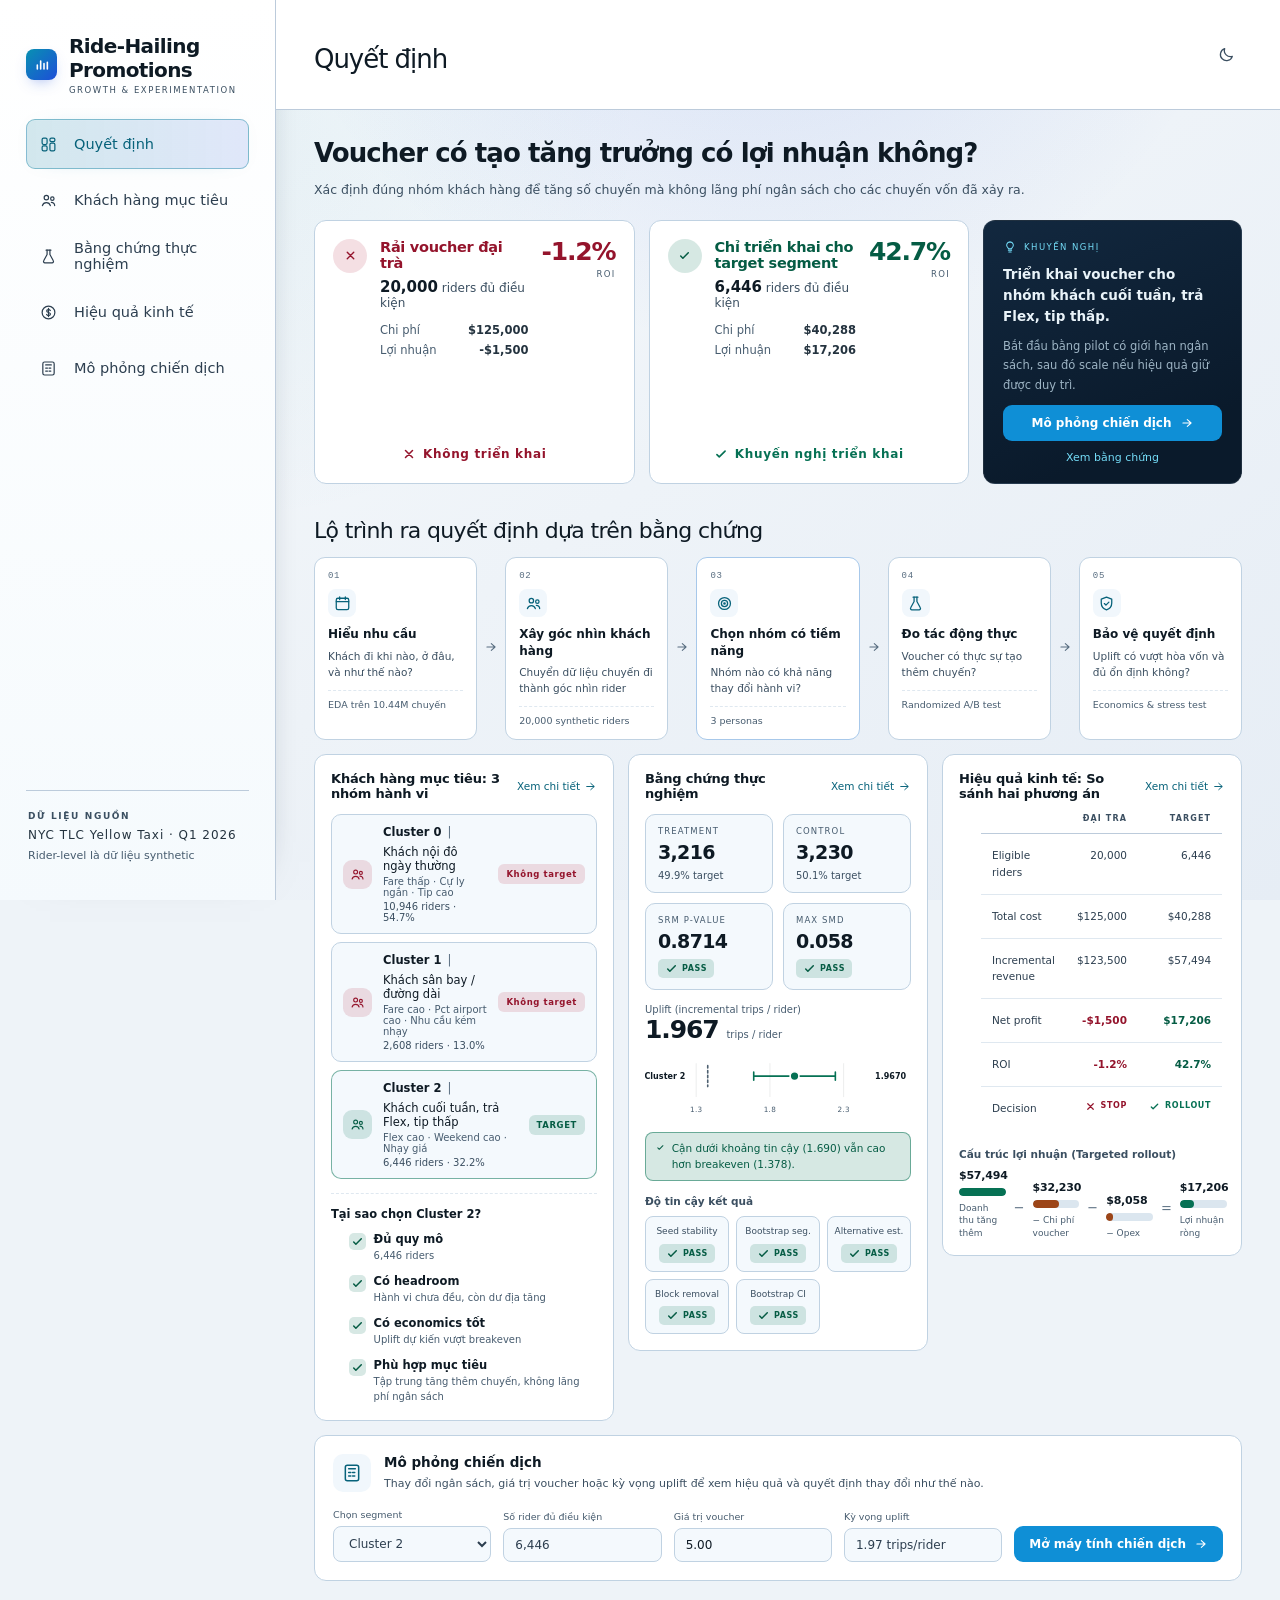
<file: demo/index.html>
<!doctype html>
<html lang="vi">
<head>
<meta charset="utf-8">
<meta name="viewport" content="width=device-width, initial-scale=1">
<title>Quyết định — Ride-Hailing Promotions</title>
<meta name="description" content="Máy tính chiến dịch khuyến mãi: chọn nhóm khách hàng và sáu tham số kinh doanh, hệ thống tính lại chi phí, chuyến tăng thêm, ROI, ngưỡng hoà vốn và khuyến nghị.">
<link rel="icon" href="data:image/svg+xml,<svg xmlns='http://www.w3.org/2000/svg' viewBox='0 0 100 100'><rect width='100' height='100' rx='24' fill='%238b5cf6'/><path d='M26 68V46m16 22V32m16 36V52m16 16V38' stroke='%23fff' stroke-width='9' stroke-linecap='round'/></svg>">
<link rel="stylesheet" href="assets/css/styles.css">
<script>
/* Gắn theme TRƯỚC khi trang vẽ lần đầu — nếu để app.js làm thì màn hình
   sẽ loé một nhịp nền tối rồi mới nhảy sang nền sáng. */
(function () {
  var t = null;
  try { t = localStorage.getItem("rg-theme"); } catch (e) {}
  /* chưa chọn gì thì luôn mở ở giao diện sáng, không bám theo hệ điều hành */
  if (t !== "light" && t !== "dark") t = "light";
  document.documentElement.setAttribute("data-theme", t);
})();
</script>
</head>
<body data-palette="#8b5cf6,#ec4899,#0891b2">

<div class="shell">

  <!-- ============ SIDEBAR ============ -->
  <aside class="sidebar" id="sidebar">
    <div class="brand">
      <div class="brand-mark" aria-hidden="true">
        <svg viewBox="0 0 24 24" width="16" height="16"><path d="M5 18V12M10 18V6M15 18V10M20 18V8" stroke="currentColor" stroke-width="2.4" stroke-linecap="round" fill="none"/></svg>
      </div>
      <span>
        <span class="brand-name">Ride-Hailing Promotions</span>
        <span class="brand-sub">GROWTH &amp; EXPERIMENTATION</span>
      </span>
      <button class="icon-btn sidebar-close" id="sidebarClose" aria-label="Đóng menu">
        <svg viewBox="0 0 24 24" width="16" height="16"><path d="M6 6l12 12M18 6L6 18" stroke="currentColor" stroke-width="2" stroke-linecap="round"/></svg>
      </button>
    </div>

    <nav class="nav" aria-label="Điều hướng chính">
      <a class="nav-item" href="#decision" data-section="decision">
        <span class="nav-ico"><svg viewBox="0 0 24 24" width="17" height="17" fill="none" stroke="currentColor" stroke-width="1.7" stroke-linecap="round" stroke-linejoin="round"><rect x="3" y="3" width="7" height="9" rx="2"/><rect x="14" y="3" width="7" height="5" rx="2"/><rect x="14" y="10" width="7" height="11" rx="2"/><rect x="3" y="14" width="7" height="7" rx="2"/></svg></span>
        <span>Quyết định</span>
      </a>

      <a class="nav-item" href="#segments" data-section="segments">
        <span class="nav-ico"><svg viewBox="0 0 24 24" width="17" height="17" fill="none" stroke="currentColor" stroke-width="1.7" stroke-linecap="round" stroke-linejoin="round"><circle cx="9" cy="8" r="3.1"/><path d="M3.4 19.2a5.8 5.8 0 0 1 11.2 0"/><circle cx="17.4" cy="9.4" r="2.4"/><path d="M16 14.6a4.6 4.6 0 0 1 4.7 4.6"/></svg></span>
        <span>Khách hàng mục tiêu</span>
      </a>

      <a class="nav-item" href="#evidence" data-section="evidence">
        <span class="nav-ico"><svg viewBox="0 0 24 24" width="17" height="17" fill="none" stroke="currentColor" stroke-width="1.7" stroke-linecap="round" stroke-linejoin="round"><path d="M10 3v6.2L5.2 18a2 2 0 0 0 1.7 3h10.2a2 2 0 0 0 1.7-3L14 9.2V3"/><path d="M8.6 3h6.8"/></svg></span>
        <span>Bằng chứng thực nghiệm</span>
      </a>

      <a class="nav-item" href="#economics" data-section="economics">
        <span class="nav-ico"><svg viewBox="0 0 24 24" width="17" height="17" fill="none" stroke="currentColor" stroke-width="1.7" stroke-linecap="round" stroke-linejoin="round"><circle cx="12" cy="12" r="9"/><path d="M14.6 9.2a2.9 2.9 0 0 0-2.6-1.4c-1.6 0-2.6.8-2.6 2 0 2.8 5.4 1.6 5.4 4.4 0 1.3-1.1 2.1-2.8 2.1a3 3 0 0 1-2.7-1.5"/><path d="M12 6.2v11.6"/></svg></span>
        <span>Hiệu quả kinh tế</span>
      </a>

      <a class="nav-item" href="#simulate" data-section="simulate">
        <span class="nav-ico"><svg viewBox="0 0 24 24" width="17" height="17" fill="none" stroke="currentColor" stroke-width="1.7" stroke-linecap="round" stroke-linejoin="round"><rect x="4" y="2.8" width="16" height="18.4" rx="2.4"/><path d="M8 7h8M8 11.4h2.6M12.7 11.4h2.6M8 15.6h2.6M12.7 15.6h2.6"/></svg></span>
        <span>Mô phỏng chiến dịch</span>
      </a>
    </nav>

    <div class="sidebar-foot">
      <div class="foot-card">
        <p class="foot-title">Dữ liệu nguồn</p>
        <p class="foot-text">NYC TLC Yellow Taxi · Q1 2026</p>
        <p class="foot-text muted">Rider-level là dữ liệu synthetic</p>
      </div>
    </div>
  </aside>

  <!-- ============ MAIN ============ -->
  <div class="main">
    <header class="topbar">
      <button class="icon-btn menu-btn" id="menuBtn" aria-label="Mở menu">
        <svg viewBox="0 0 24 24" width="18" height="18"><path d="M4 7h16M4 12h16M4 17h16" stroke="currentColor" stroke-width="2" stroke-linecap="round"/></svg>
      </button>
      <div class="topbar-head">
        <h1 class="topbar-title" id="pageTitle">Quyết định</h1>
      </div>
      <div class="topbar-right">
        <button class="icon-btn theme-btn" id="themeBtn" type="button"
                aria-label="Chuyển chế độ sáng / tối" aria-pressed="false" title="Chuyển sang chế độ sáng">
          <svg class="ico-moon" viewBox="0 0 24 24" width="17" height="17" fill="none" stroke="currentColor" stroke-width="1.8" aria-hidden="true">
            <path d="M20.2 14.6A8.6 8.6 0 0 1 9.4 3.8a8.6 8.6 0 1 0 10.8 10.8Z" stroke-linejoin="round"/>
          </svg>
          <svg class="ico-sun" viewBox="0 0 24 24" width="17" height="17" fill="none" stroke="currentColor" stroke-width="1.8" aria-hidden="true">
            <circle cx="12" cy="12" r="4"/>
            <path d="M12 2.4v2.2M12 19.4v2.2M4.6 4.6l1.6 1.6M17.8 17.8l1.6 1.6M2.4 12h2.2M19.4 12h2.2M4.6 19.4l1.6-1.6M17.8 6.2l1.6-1.6" stroke-linecap="round"/>
          </svg>
        </button>
      </div>
    </header>

    <main class="content" id="content" tabindex="-1"></main>
  </div>
</div>

<nav class="mobile-nav" aria-label="Điều hướng nhanh">
  <a href="#decision" data-section="decision" aria-label="Quyết định">◆</a>
  <a href="#segments" data-section="segments" aria-label="Khách hàng mục tiêu">◉</a>
  <a href="#evidence" data-section="evidence" aria-label="Bằng chứng thực nghiệm">⚗</a>
  <a href="#economics" data-section="economics" aria-label="Hiệu quả kinh tế">$</a>
  <a href="#simulate" data-section="simulate" aria-label="Mô phỏng chiến dịch">▤</a>
</nav>

<div class="tooltip" id="tooltip" role="status" aria-live="polite"></div>
<div class="scrim" id="scrim"></div>

<script src="assets/js/data.js"></script>
<script src="assets/js/charts.js"></script>
<script src="assets/js/app.js"></script>
</body>
</html>
</file>
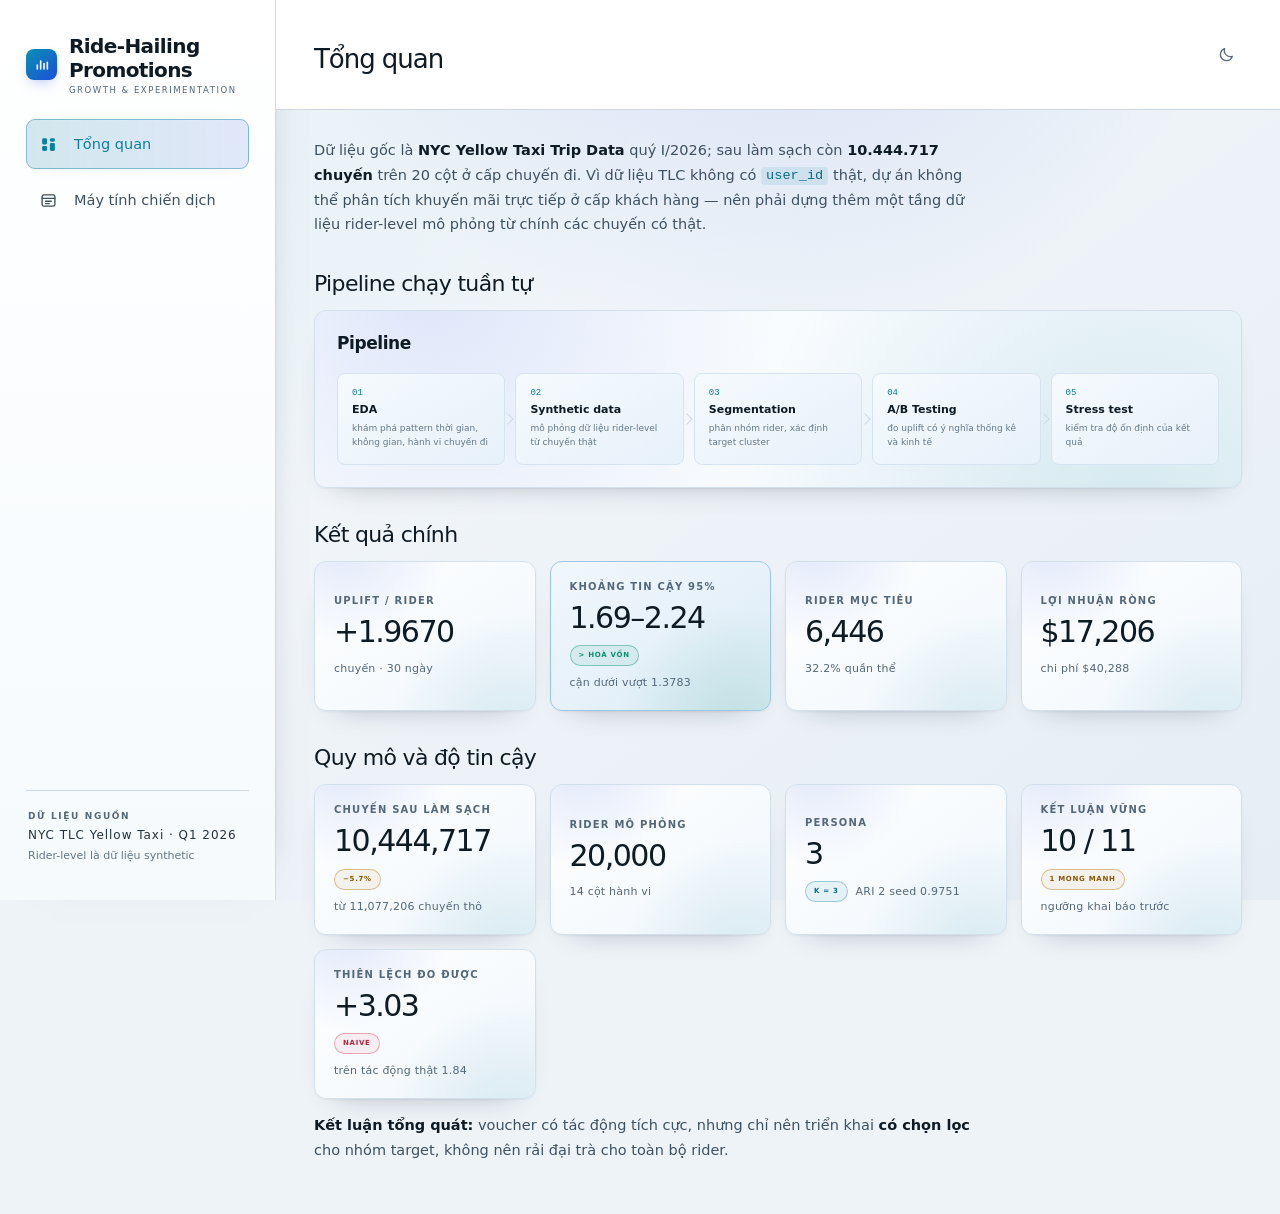
<file: Demo_Tools/index.html>
<!doctype html>
<html lang="vi">
<head>
<meta charset="utf-8">
<meta name="viewport" content="width=device-width, initial-scale=1">
<title>Tổng quan — Ride-Hailing Promotions</title>
<meta name="description" content="Máy tính chiến dịch khuyến mãi: chọn nhóm khách hàng và sáu tham số kinh doanh, hệ thống tính lại chi phí, chuyến tăng thêm, ROI, ngưỡng hoà vốn và khuyến nghị.">
<link rel="icon" href="data:image/svg+xml,<svg xmlns='http://www.w3.org/2000/svg' viewBox='0 0 100 100'><rect width='100' height='100' rx='24' fill='%238b5cf6'/><path d='M26 68V46m16 22V32m16 36V52m16 16V38' stroke='%23fff' stroke-width='9' stroke-linecap='round'/></svg>">
<link rel="stylesheet" href="assets/css/styles.css">
<script>
/* Gắn theme TRƯỚC khi trang vẽ lần đầu — nếu để app.js làm thì màn hình
   sẽ loé một nhịp nền tối rồi mới nhảy sang nền sáng. */
(function () {
  var t = null;
  try { t = localStorage.getItem("rg-theme"); } catch (e) {}
  /* chưa chọn gì thì luôn mở ở giao diện sáng, không bám theo hệ điều hành */
  if (t !== "light" && t !== "dark") t = "light";
  document.documentElement.setAttribute("data-theme", t);
})();
</script>
</head>
<body data-palette="#8b5cf6,#ec4899,#0891b2">

<div class="shell">

  <!-- ============ SIDEBAR ============ -->
  <aside class="sidebar" id="sidebar">
    <div class="brand">
      <div class="brand-mark" aria-hidden="true">
        <svg viewBox="0 0 24 24" width="16" height="16"><path d="M5 18V12M10 18V6M15 18V10M20 18V8" stroke="currentColor" stroke-width="2.4" stroke-linecap="round" fill="none"/></svg>
      </div>
      <span>
        <span class="brand-name">Ride-Hailing Promotions</span>
        <span class="brand-sub">GROWTH &amp; EXPERIMENTATION</span>
      </span>
      <button class="icon-btn sidebar-close" id="sidebarClose" aria-label="Đóng menu">
        <svg viewBox="0 0 24 24" width="16" height="16"><path d="M6 6l12 12M18 6L6 18" stroke="currentColor" stroke-width="2" stroke-linecap="round"/></svg>
      </button>
    </div>

    <nav class="nav" aria-label="Điều hướng chính">
      <a class="nav-item" href="#overview" data-section="overview">
        <span class="nav-ico"><svg viewBox="0 0 24 24" width="17" height="17"><rect x="3" y="3" width="7" height="9" rx="2"/><rect x="14" y="3" width="7" height="5" rx="2"/><rect x="14" y="10" width="7" height="11" rx="2"/><rect x="3" y="14" width="7" height="7" rx="2"/></svg></span>
        <span>Tổng quan</span>
      </a>

      <a class="nav-item" href="#campaign" data-section="campaign">
        <span class="nav-ico"><svg viewBox="0 0 24 24" width="17" height="17" fill="none" stroke="currentColor" stroke-width="1.9"><rect x="3" y="4" width="18" height="16" rx="2.4"/><path d="M3 9h18M8 13h8M8 16.5h5" stroke-linecap="round"/></svg></span>
        <span>Máy tính chiến dịch</span>
      </a>
    </nav>

    <div class="sidebar-foot">
      <div class="foot-card">
        <p class="foot-title">Dữ liệu nguồn</p>
        <p class="foot-text">NYC TLC Yellow Taxi · Q1 2026</p>
        <p class="foot-text muted">Rider-level là dữ liệu synthetic</p>
      </div>
    </div>
  </aside>

  <!-- ============ MAIN ============ -->
  <div class="main">
    <header class="topbar">
      <button class="icon-btn menu-btn" id="menuBtn" aria-label="Mở menu">
        <svg viewBox="0 0 24 24" width="18" height="18"><path d="M4 7h16M4 12h16M4 17h16" stroke="currentColor" stroke-width="2" stroke-linecap="round"/></svg>
      </button>
      <div class="topbar-head">
        <h1 class="topbar-title" id="pageTitle">Tổng quan</h1>
      </div>
      <div class="topbar-right">
        <button class="icon-btn theme-btn" id="themeBtn" type="button"
                aria-label="Chuyển chế độ sáng / tối" aria-pressed="false" title="Chuyển sang chế độ sáng">
          <svg class="ico-moon" viewBox="0 0 24 24" width="17" height="17" fill="none" stroke="currentColor" stroke-width="1.8" aria-hidden="true">
            <path d="M20.2 14.6A8.6 8.6 0 0 1 9.4 3.8a8.6 8.6 0 1 0 10.8 10.8Z" stroke-linejoin="round"/>
          </svg>
          <svg class="ico-sun" viewBox="0 0 24 24" width="17" height="17" fill="none" stroke="currentColor" stroke-width="1.8" aria-hidden="true">
            <circle cx="12" cy="12" r="4"/>
            <path d="M12 2.4v2.2M12 19.4v2.2M4.6 4.6l1.6 1.6M17.8 17.8l1.6 1.6M2.4 12h2.2M19.4 12h2.2M4.6 19.4l1.6-1.6M17.8 6.2l1.6-1.6" stroke-linecap="round"/>
          </svg>
        </button>
      </div>
    </header>

    <main class="content" id="content" tabindex="-1"></main>
  </div>
</div>

<nav class="mobile-nav" aria-label="Điều hướng nhanh">
  <a href="#overview"  data-section="overview"  aria-label="Tổng quan">◆</a>
  <a href="#campaign"  data-section="campaign"  aria-label="Máy tính chiến dịch">$</a>
</nav>

<div class="tooltip" id="tooltip" role="status" aria-live="polite"></div>
<div class="scrim" id="scrim"></div>

<script src="assets/js/data.js"></script>
<script src="assets/js/charts.js"></script>
<script src="assets/js/app.js"></script>
</body>
</html>
</file>
<file: demo/assets/css/styles.css>
:root {
  color-scheme: dark;

  /* --- nền & bề mặt --- */
  --bg:           #020d19;
  --bg-a:         #041526;
  --bg-b:         #020b15;
  --panel:        #071a2a;
  --panel-raised: #09243a;
  --panel-hi:     #0d2c45;
  --topbar-bg:    #041524;
  --sidebar-a:    rgba(6,24,42,.99);
  --sidebar-b:    rgba(3,14,26,.99);
  --nav-hover:    #0a263d;
  --card-a:       #0c2c48;
  --card-b:       #06192b;
  --card-border:  #1a5c85;
  --tile-a:       #10405f;
  --tile-b:       #08243b;
  --tile-border:  #23678f;
  --kpi-accent-b:      #07223a;
  --kpi-accent-border: #2a86b8;
  --seg-a:        #0c3150;
  --seg-b:        #082238;
  --seg-border:   #2276a0;
  --flow-a:       #0f3a58;
  --flow-border:  #1e6087;
  --pager-a:      #0d3050;
  --num-a:        #14496c;
  --num-b:        #0d2f4a;
  --tip-a:        #123a5c;
  --tip-b:        #0a2337;
  --tip-shadow:   rgba(0,0,0,.85);
  --pre-a:        rgba(9,38,62,.85);
  --pre-b:        rgba(3,17,29,.9);
  --pill-bg:      rgba(6,27,44,.94);
  --pill-border:  #195372;
  --decision-a:   #0a3573;
  --decision-b:   #061b38;
  --decision-border: #087cb6;
  --orb-core:     #07192b;
  --track:        #16415e;
  --mobile-bg:    rgba(5,22,37,.97);
  --mobile-border:#1a5574;
  --scrim:        rgba(0,0,0,.6);
  --scroll-thumb: #17415e;
  --scroll-thumb-hi: #22668f;

  --line:      #174b69;
  --line-soft: #1a5074;

  /* --- chữ: 6 bậc từ đậm tới mờ --- */
  --ink:   #f3f7fb;
  --ink-2: #d4e3ea;
  --ink-3: #aabcc9;
  --ink-4: #8fa9ba;
  --ink-5: #8299a9;
  --ink-6: #6f899c;
  --muted: #8da4b5;

  /* --- accent --- */
  --cyan: #12d9f7;   /* = --lime của bản gốc */
  --step-num: #5cf0ff;   /* số thứ tự mục — sáng hơn cyan trên nền tối */
  --ice2: #34e8f6;
  --teal: #0ce4b2;
  --blue: #0878ff;
  --ice:  #a9effb;
  --danger:  #ff647c;
  --warning: #fab219;

  /* dạng rgb rời để pha nền trong suốt — đổi theo theme là mọi lớp phủ đổi theo */
  --accent-rgb:  18,217,247;
  --blue-rgb:    8,120,255;
  --teal-rgb:    12,228,178;
  --danger-rgb:  255,100,124;
  --warning-rgb: 250,178,25;
  --hi-rgb:      169,239,251;

  --warning-text: #ffd479;
  --danger-text:  #ff9bab;
  --btn-a: #27e1f6;
  --btn-b: #078cff;
  --btn-border: #5de0ff;
  --on-accent: #04141f;   /* chữ nằm trên khối accent đặc */
  --on-bright: #04151f;   /* chữ nằm trên mảng màu sáng của biểu đồ */
  --tick: #fff;

  --stop-fg: #9eb1bd; --stop-border: #315063; --stop-bg: #0b2130;
  --neg-a: #5b2b6b;   --neg-b: #c9569f;
  --under-a: #7a2f3f;
  --c0-fg: #a59aff; --c0-bg: #211e41;
  --c1-fg: #ff8ab8; --c1-bg: #351a2b;
  --c2-bg: #10303c;
  --rc-v-a: #a9effb; --rc-v-b: #12d9f7;
  --rc-n-a: #ff93a3; --rc-n-b: #ff647c;

  /* --- biểu đồ --- */
  --series-1: #8b5cf6;
  --series-2: #ec4899;
  --series-3: #0891b2;
  --seq-1: #075985; --seq-2: #0e7490; --seq-3: #0aa5c4; --seq-4: #22d3ee; --seq-5: #a5f3fc;
  --status-good: #0ce4b2; --status-warning: #fab219;
  --status-serious: #ec835a; --status-critical: #ff647c;
  --ui-1: #0878ff; --ui-2: #12d9f7; --ui-3: #0ce4b2;
  --good: #0ce4b2;
  --critical: #ff647c;

  --chart-track: rgba(255,255,255,.035);
  --chart-halo:  #071a2a;      /* viền tách marker khỏi nền thẻ */
  --chart-ref:   #a9effb;
  --chart-current: #ede9fe;
  --on-seq: #0c0a12;
  --dec-go-fill:   rgba(12,228,178,.14); --dec-go-stroke:   rgba(12,228,178,.40); --dec-go-text:   #5df0cd;
  --dec-hold-fill: rgba(250,178,25,.14); --dec-hold-stroke: rgba(250,178,25,.38); --dec-hold-text: #ffd479;
  --dec-stop-fill: rgba(255,100,124,.14);--dec-stop-stroke: rgba(255,100,124,.36);--dec-stop-text: #ff9bab;

  --grid: rgba(169,239,251,.09);
  --axis: rgba(169,239,251,.22);

  --font: system-ui, -apple-system, "Segoe UI", Roboto, "Helvetica Neue", Arial, sans-serif;
  --mono: ui-monospace, SFMono-Regular, "Cascadia Mono", Consolas, "Liberation Mono", monospace;
}

:root[data-theme="light"] {
  color-scheme: light;

  --bg:           #eef3f8;
  --bg-a:         #f8fbfd;
  --bg-b:         #e6edf5;
  --panel:        #ffffff;
  --panel-raised: #f4f8fc;
  --panel-hi:     #e8f1f8;
  --topbar-bg:    #ffffff;
  --sidebar-a:    rgba(255,255,255,.99);
  --sidebar-b:    rgba(245,250,253,.99);
  --nav-hover:    #e9f1f8;
  --card-a:       #ffffff;
  --card-b:       #f4f9fd;
  --card-border:  #c0d2e2;
  --tile-a:       #f1f7fc;
  --tile-b:       #e7f1fa;
  --tile-border:  #cfe1ee;
  --kpi-accent-b:      #e2eff9;
  --kpi-accent-border: #9dc7e0;
  --seg-a:        #eaf3fb;
  --seg-b:        #f7fbfe;
  --seg-border:   #7fb6d8;
  --flow-a:       #f5fafd;
  --flow-border:  #d5e4f0;
  --pager-a:      #f8fbfe;
  --num-a:        #e2eff9;
  --num-b:        #cfe4f5;
  --tip-a:        #ffffff;
  --tip-b:        #f2f7fb;
  --tip-shadow:   rgba(15,27,38,.22);
  --pre-a:        rgba(244,249,253,.95);
  --pre-b:        rgba(233,241,248,.95);
  --pill-bg:      rgba(255,255,255,.94);
  --pill-border:  #cbd9e6;
  --decision-a:   #dcebfd;
  --decision-b:   #f2f7ff;
  --decision-border: #a7c8ea;
  --orb-core:     #ffffff;
  --track:        #dbe6ef;
  --mobile-bg:    rgba(255,255,255,.97);
  --mobile-border:#cbd9e6;
  --scrim:        rgba(15,27,38,.34);
  --scroll-thumb: #c3d4e2;
  --scroll-thumb-hi: #a5bcce;

  --line:      #bccbdb;
  --line-soft: #dfe8f0;

  --ink:   #0e1a24;
  --ink-2: #24333f;
  --ink-3: #2c3e4f;
  --ink-4: #3b4f61;
  --ink-5: #475c6f;
  --ink-6: #586d80;
  --muted: #3b4f61;

  --cyan: #07627a;
  --step-num: #064b5f;   /* số thứ tự mục — đậm hơn cyan trên nền sáng */
  --ice2: #0a5a71;
  --teal: #067154;
  --blue: #163eae;
  --ice:  #08536a;
  --danger:  #ae2039;
  --warning: #8b5600;

  --accent-rgb:  11,127,158;
  --blue-rgb:    29,78,216;
  --teal-rgb:    10,143,109;
  --danger-rgb:  208,58,82;
  --warning-rgb: 176,111,0;
  --hi-rgb:      255,255,255;

  --warning-text: #6d4300;
  --danger-text:  #94142c;
  --btn-a: #0891b2;
  --btn-b: #1d4ed8;
  --btn-border: #0b6f8c;
  --on-accent: #ffffff;
  --on-bright: #04151f;
  --tick: #0e1a24;

  --stop-fg: #4c5e6b; --stop-border: #c4d2dc; --stop-bg: #eef3f7;
  --neg-a: #7a3f8f;   --neg-b: #c9569f;
  --under-a: #e0879a;
  --c0-fg: #472dba; --c0-bg: #ece9fb;
  --c1-fg: #971855; --c1-bg: #fce8f1;
  --c2-bg: #e2f2f7;
  --rc-v-a: #bcf1fd; --rc-v-b: #3fc8e4;
  --rc-n-a: #ffc0ca; --rc-n-b: #f0637c;

  --seq-1: #0c4a6e; --seq-2: #0e7490; --seq-3: #0891b2; --seq-4: #22a5c4; --seq-5: #67cfe4;
  --status-good: #067154; --status-warning: #8b5600;
  --status-serious: #9c4518; --status-critical: #ae2039;
  --ui-1: #163eae; --ui-2: #06708b; --ui-3: #067154;
  --good: #067154;
  --critical: #ae2039;

  --chart-track: rgba(14,26,36,.055);
  --chart-halo:  #ffffff;
  --chart-ref:   #0b6b86;
  --chart-current: #1e293b;
  --dec-go-fill:   rgba(6,113,84,.16);   --dec-go-stroke:   rgba(6,113,84,.52);   --dec-go-text:   #055c44;
  --dec-hold-fill: rgba(139,86,0,.16);   --dec-hold-stroke: rgba(139,86,0,.50);   --dec-hold-text: #6d4300;
  --dec-stop-fill: rgba(174,32,57,.14);  --dec-stop-stroke: rgba(174,32,57,.48);  --dec-stop-text: #94142c;

  --grid: rgba(14,26,36,.10);
  --axis: rgba(14,26,36,.24);
}

* { box-sizing: border-box; }
html {
  background: var(--bg); scroll-behavior: smooth;
  scrollbar-width: thin; scrollbar-color: var(--scroll-thumb-hi) var(--bg);
}
::-webkit-scrollbar { width: 11px; height: 11px; }
::-webkit-scrollbar-track { background: var(--bg); }
::-webkit-scrollbar-thumb { background: var(--scroll-thumb); border-radius: 8px; border: 2px solid var(--bg); }
::-webkit-scrollbar-thumb:hover { background: var(--scroll-thumb-hi); }
::-webkit-scrollbar-corner { background: var(--bg); }
body {
  margin: 0; color: var(--ink); font-family: var(--font);
  background:
    radial-gradient(circle at 59% -18%, rgba(var(--blue-rgb),.16), transparent 39%),
    radial-gradient(circle at 19% 14%, rgba(var(--accent-rgb),.055), transparent 31%),
    linear-gradient(145deg, var(--bg-a), var(--bg) 52%, var(--bg-b));
  background-attachment: fixed;
  -webkit-font-smoothing: antialiased;
}
button, input { font: inherit; }
button { color: inherit; }
h1,h2,h3,h4,p,ul,ol { margin: 0; }
ul,ol { padding-left: 1.1rem; }
a { color: inherit; text-decoration: none; }
code { font-family: var(--mono); font-size: .94em; background: rgba(var(--accent-rgb),.10); color: var(--ice); padding: .1em .38em; border-radius: 4px; }

/* nhãn micro — 9px / .18em / 700, đúng bản gốc */
.eyebrow, .sub-badge, .nav-label, .foot-title,
.pager-dir, .quote-label, .step-tag, .rc-label {
  font-size: 9px; letter-spacing: .18em; text-transform: uppercase;
  font-weight: 700; color: var(--ink-4);
}

/* ========================= SHELL ========================= */
.shell { min-height: 100vh; display: grid; grid-template-columns: 276px 1fr; }

.sidebar {
  position: fixed; inset: 0 auto 0 0; width: 276px; z-index: 3;
  border-right: 1px solid var(--line); padding: 34px 26px;
  display: flex; flex-direction: column;
  background: linear-gradient(180deg, var(--sidebar-a), var(--sidebar-b));
  box-shadow: 18px 0 64px -42px rgba(var(--accent-rgb),.55);
  backdrop-filter: blur(16px);
}
.brand { display: flex; align-items: center; gap: 12px; margin-bottom: 24px; }
.brand-mark {
  width: 31px; height: 31px; border-radius: 8px; display: grid; place-items: center;
  color: var(--on-accent); background: linear-gradient(135deg, var(--btn-a), var(--btn-b));
  box-shadow: 0 0 22px -6px rgba(var(--accent-rgb),.7); flex: 0 0 auto;
}
.brand-name { display: block; font-size: 20px; letter-spacing: -.03em; font-weight: 700; }
.brand-sub { display: block; color: var(--muted); font-size: 8.5px; letter-spacing: .18em; margin-top: 3px; }

.nav { display: flex; flex-direction: column; gap: 6px; }
.nav-label { padding: 26px 0 4px; }
.nav-label:first-child { padding-top: 0; }
.nav-item {
  height: 50px; border-radius: 9px; color: var(--ink-3); padding: 0 13px;
  display: flex; gap: 18px; align-items: center; cursor: pointer;
  border: 1px solid transparent; font-size: 14.5px; transition: .2s;
}
.nav-item:hover { color: var(--ink); background: var(--nav-hover); }
.nav-item.active {
  color: var(--cyan);
  background: linear-gradient(90deg, rgba(var(--accent-rgb),.18), rgba(var(--blue-rgb),.13));
  border-color: rgba(var(--accent-rgb),.42);
  box-shadow: inset 0 1px 0 rgba(var(--hi-rgb),.045), 0 0 26px -20px rgba(var(--accent-rgb),.75);
}
.nav-num { font-size: 10px; font-family: var(--mono); color: var(--ink-6); width: 15px; }
.nav-item.active .nav-num { color: var(--cyan); }
.nav-ico { display: grid; place-items: center; width: 16px; }
.nav-ico svg { fill: currentColor; }
.nav-item .nav-ico svg[stroke] { fill: none; }
.nav-parent .nav-chev {
  margin-left: auto; display: grid; place-items: center; cursor: pointer;
  width: 24px; height: 24px; border-radius: 6px; color: var(--ink-6);
  transition: transform .2s, color .2s, background .2s;
}
.nav-parent .nav-chev:hover { background: rgba(var(--accent-rgb),.14); color: var(--cyan); }
.nav-item.active .nav-chev { color: var(--cyan); transform: rotate(90deg); }

.nav-sub { display: none; }
.nav-group.open .nav-sub { display: flex; flex-direction: column; gap: 2px; padding: 4px 0 2px; }
.nav-subitem {
  position: relative; margin-left: 17px; padding: 7px 10px 7px 14px;
  font-size: 12.5px; color: var(--ink-5); border-left: 1px solid var(--line); transition: .2s;
}
.nav-subitem:hover { color: var(--ink); }
.nav-subitem.active { color: var(--cyan); border-left-color: var(--cyan); font-weight: 700; }
.nav-subitem.active::before {
  content: ""; position: absolute; left: -3.5px; top: 50%; transform: translateY(-50%);
  width: 6px; height: 6px; border-radius: 50%; background: var(--cyan); box-shadow: 0 0 10px var(--cyan);
}

.sidebar-foot { margin-top: auto; }
.foot-card { border-top: 1px solid var(--line); padding: 20px 2px 4px; display: flex; flex-direction: column; gap: 7px; }
.foot-text { font-size: 12px; letter-spacing: .08em; color: var(--ink-2); }
.foot-text.muted { color: var(--ink-5); font-size: 11px; letter-spacing: 0; }

/* ========================= MAIN ========================= */
.main { grid-column: 2; min-width: 0; padding: 0; }
.topbar {
  height: 110px; border-bottom: 1px solid var(--line);
  display: flex; align-items: center; justify-content: space-between; gap: 20px;
  padding: 0 38px;                 /* padding nằm ở đây, không ở .main */
  position: sticky; top: 0; z-index: 6;
  background: var(--topbar-bg);             /* đục hoàn toàn — không để nội dung lộ khi cuộn */
}
.topbar-head { min-width: 0; }
.topbar-title {
  font-size: 26px; letter-spacing: -.04em; margin: 8px 0 0; font-weight: 500; color: var(--ink);
  overflow: hidden; text-overflow: ellipsis; white-space: nowrap;
}
.topbar-right { display: flex; align-items: center; gap: 10px; }
.pill {
  border: 1px solid var(--pill-border); background: var(--pill-bg); border-radius: 999px;
  padding: 9px 12px; font-size: 9px; letter-spacing: .11em; font-weight: 700;
  color: var(--ink-4); white-space: nowrap; display: inline-flex; align-items: center;
}
.pill-ok { color: var(--teal); border-color: rgba(var(--teal-rgb),.32); }
.pill .dot { display: inline-block; width: 6px; height: 6px; border-radius: 50%; background: var(--teal); margin-right: 7px; box-shadow: 0 0 12px var(--teal); }
.pill-seed { font-family: var(--mono); }
.icon-btn { display: grid; place-items: center; width: 32px; height: 32px; border-radius: 8px; background: transparent; border: 1px solid transparent; color: var(--ink-4); cursor: pointer; }
.icon-btn:hover { background: rgba(var(--accent-rgb),.08); color: var(--ink); }
.menu-btn, .sidebar-close { display: none; }

.content { padding: 28px 38px 38px; }
.content:focus { outline: none; }

/* ========================= TEXT ========================= */
.page-head { margin: 0; }
.page-head:empty { display: none; }
.page-sub, .lead { color: var(--ink-3); font-size: 14.5px; line-height: 1.7; max-width: 660px; }
.lead { margin: 0 0 14px; }
.lead strong, .page-sub strong { color: var(--ink); }
.lead em { color: var(--ink); font-style: italic; }
.sub-badge { display: block; margin-bottom: 10px; color: var(--cyan); }

.quote {
  max-width: 640px; margin: 0 0 22px; padding: 16px 20px;
  border-left: 2px solid var(--cyan);
  background: linear-gradient(90deg, rgba(var(--accent-rgb),.10), transparent 72%);
  border-radius: 0 8px 8px 0; font-size: 14px; line-height: 1.6; font-style: italic; color: var(--ink);
}
.quote-label { display: block; font-style: normal; color: var(--cyan); margin-bottom: 8px; }

.section-lead { max-width: 680px; margin: 34px 0 14px; }
.section-lead h2 { font-size: 22px; font-weight: 500; letter-spacing: -.03em; display: flex; align-items: baseline; gap: 10px; }
/* số thứ tự đi cùng cỡ chữ với tiêu đề, không dùng kiểu nhãn micro */
.section-lead h2 .step-tag {
  color: var(--step-num);
  font-size: inherit; font-weight: 700; letter-spacing: inherit;
  text-transform: none;
}
.section-lead p { color: var(--ink-4); margin-top: 10px; font-size: 12.5px; line-height: 1.7; }
.section-lead p strong { color: var(--ink); }

/* ========================= GRID ========================= */
.grid { display: grid; gap: 14px; }
.grid-kpi { grid-template-columns: repeat(auto-fit, minmax(180px, 1fr)); }
.grid-2   { grid-template-columns: repeat(auto-fit, minmax(330px, 1fr)); }
.grid-2-1 { grid-template-columns: minmax(0, 1.8fr) minmax(0, .8fr); }
.grid-1-2 { grid-template-columns: minmax(0, .8fr) minmax(0, 1.8fr); }
.grid-3   { grid-template-columns: repeat(auto-fit, minmax(250px, 1fr)); }
.stack { display: grid; gap: 14px; }
.mb { margin-bottom: 14px; }
@media (max-width: 1100px) { .grid-2-1, .grid-1-2 { grid-template-columns: 1fr; } }

/* ========================= CARD ========================= */
.card, .kpi, .segment-card, .timeline article, .stat-card {
  position: relative; overflow: hidden;
  border: 1px solid var(--card-border); border-radius: 12px;
  background:
    radial-gradient(circle at 88% 115%, rgba(var(--accent-rgb),.13), transparent 46%),
    radial-gradient(circle at 12% -20%, rgba(var(--blue-rgb),.14), transparent 42%),
    linear-gradient(145deg, var(--card-a), var(--card-b) 72%);
  box-shadow: inset 0 1px 0 rgba(var(--hi-rgb),.06), 0 16px 44px -34px rgba(var(--blue-rgb),.75);
}
.card { padding: 22px; min-width: 0; }
.card-head { display: flex; align-items: flex-start; justify-content: space-between; gap: 16px; }
.card-title { font-size: 17px; margin: 0; letter-spacing: -.025em; font-weight: 700; }
.card-sub { font-size: 12.5px; color: var(--ink-4); margin-top: 8px; line-height: 1.6; }
.card-head-right { margin-left: auto; }

/* ========================= KPI ========================= */
.kpi { padding: 19px; min-height: 187px; display: flex; flex-direction: column; overflow: hidden; }
.kpi.accent {
  border-color: var(--kpi-accent-border);
  background:
    radial-gradient(circle at 85% 110%, rgba(var(--teal-rgb),.16), transparent 48%),
    linear-gradient(145deg, var(--tile-a), var(--kpi-accent-b) 72%);
}
.kpi-top { display: flex; justify-content: space-between; align-items: flex-start; gap: 10px; }
.kpi-label { font-size: 8px; letter-spacing: .15em; font-weight: 700; text-transform: uppercase; color: var(--ink-4); }
.dot-menu { letter-spacing: 2px; color: var(--ink-4); font-size: 10px; }
.kpi-value { font-size: 30px; font-weight: 500; letter-spacing: -.05em; margin-top: auto; line-height: 1.05; }
.kpi-value .unit { font-size: 14px; color: var(--ink-4); letter-spacing: 0; }
.kpi-meta { color: var(--ink-4); font-size: 9px; display: flex; align-items: center; gap: 8px; flex-wrap: wrap; margin-top: 10px; }
.kpi-note { font-size: 9px; letter-spacing: .02em; }
.kpi-spark { margin: 8px -19px -19px; line-height: 0; }

/* Thẻ KPI không có biểu đồ nền: dồn chữ vào giữa thay vì đẩy số xuống đáy,
   nếu không giữa thẻ sẽ hở một mảng trắng lớn. */
.kpi-plain { min-height: 150px; justify-content: center; gap: 4px; }
.kpi-plain .kpi-value { margin-top: 6px; margin-bottom: 2px; }
.kpi-plain .kpi-label { font-size: 10px; letter-spacing: .12em; }
.kpi-plain .kpi-meta { font-size: 11px; margin-top: 6px; line-height: 1.55; }
.kpi-plain .kpi-note { font-size: 11px; }

.tag { display: inline-flex; align-items: center; border-radius: 20px; padding: 4px 8px; font-size: 7px; font-weight: 800; letter-spacing: .1em; border: 1px solid; text-transform: uppercase; }
.tag-good     { color: var(--teal); border-color: rgba(var(--teal-rgb),.42); background: rgba(var(--teal-rgb),.08); }
.tag-warning  { color: var(--warning-text);     border-color: rgba(var(--warning-rgb),.4);  background: rgba(var(--warning-rgb),.07); }
.tag-critical { color: var(--danger-text);     border-color: rgba(var(--danger-rgb),.4); background: rgba(var(--danger-rgb),.07); }
.tag-neutral, .tag-series1 { color: var(--ice); border-color: rgba(var(--accent-rgb),.34); background: rgba(var(--accent-rgb),.08); }

/* ========================= HERO ========================= */
.hero { display: grid; grid-template-columns: minmax(480px,1.35fr) minmax(380px,1fr); gap: 14px; }
@media (max-width: 1100px) { .hero { grid-template-columns: 1fr; } }
.decision-card {
  min-height: 388px; border-radius: 12px; padding: 25px 27px;
  position: relative; overflow: hidden; display: flex; flex-direction: column;
  border: 1px solid var(--decision-border);
  background:
    radial-gradient(circle at 80% 70%, rgba(var(--accent-rgb),.15), transparent 27%),
    radial-gradient(circle at 58% 30%, rgba(var(--blue-rgb),.2), transparent 36%),
    linear-gradient(135deg, var(--decision-a), var(--decision-b) 70%);
  box-shadow: inset 0 1px 0 rgba(var(--hi-rgb),.055), 0 24px 74px -44px rgba(var(--blue-rgb),.9);
}
.decision-card::after {
  content: ""; position: absolute; width: 350px; height: 350px; right: -105px; top: -120px;
  border: 1px solid rgba(var(--accent-rgb),.28); border-radius: 50%;
  box-shadow: 0 0 0 38px rgba(var(--blue-rgb),.07), 0 0 0 78px rgba(var(--accent-rgb),.025);
}
.decision-body { margin-top: 33px; position: relative; z-index: 1; }
.decision-body h2 { font-size: 43px; line-height: .98; letter-spacing: -.055em; margin: 16px 0; font-weight: 500; }
.decision-body h2 em { color: var(--cyan); font-style: normal; }
.decision-body p { max-width: 420px; color: var(--ink-3); font-size: 12px; line-height: 1.6; }
.status-pill {
  display: inline-block; border: 1px solid rgba(var(--teal-rgb),.3); background: var(--pill-bg);
  border-radius: 999px; padding: 9px 12px; font-size: 9px; letter-spacing: .11em; font-weight: 700; color: var(--teal);
}
.status-pill .dot { display: inline-block; width: 6px; height: 6px; border-radius: 50%; background: var(--teal); margin-right: 7px; box-shadow: 0 0 12px var(--teal); }
.primary-btn {
  margin-top: auto; align-self: flex-start; position: relative; z-index: 2;
  display: inline-flex; align-items: center; justify-content: center; gap: 10px; cursor: pointer;
  border: 1px solid var(--btn-border); border-radius: 8px; padding: 13px 16px;
  font-size: 11px; font-weight: 700; color: var(--on-accent);
  background: linear-gradient(105deg, var(--btn-a), var(--btn-b));
  box-shadow: 0 14px 34px -13px rgba(var(--accent-rgb),.9); transition: .2s;
}
.primary-btn:hover { filter: brightness(1.08); transform: translateY(-1px); }
.primary-btn svg { width: 16px; fill: none; stroke: currentColor; stroke-width: 1.5; }
.orb {
  position: absolute; right: 25px; bottom: 28px; width: 116px; height: 116px; border-radius: 50%;
  display: flex; flex-direction: column; align-items: center; justify-content: center; color: var(--ink);
  border: 1px solid rgba(var(--accent-rgb),.62);
  background:
    radial-gradient(circle, var(--orb-core) 52%, transparent 55%),
    conic-gradient(from 210deg, var(--teal), var(--cyan) 48%, var(--blue) 78%, rgba(var(--blue-rgb),.2) 79%);
  box-shadow: 0 0 42px rgba(var(--accent-rgb),.34), inset 0 0 28px rgba(var(--blue-rgb),.18);
}
.orb b { font-size: 27px; font-weight: 800; letter-spacing: -.05em; }
.orb small { font-size: 7px; letter-spacing: .12em; font-weight: 700; color: var(--ice); }

/* ========================= EVIDENCE ========================= */
.evidence { margin-top: 14px; }
.evidence > div { display: grid; grid-template-columns: 25px 1fr auto; gap: 10px; align-items: center; padding: 13px 0; border-bottom: 1px solid var(--line-soft); }
.evidence > div:last-child { border-bottom: none; padding-bottom: 0; }
.evidence .idx { color: var(--ink-6); font-size: 9px; font-family: var(--mono); }
.evidence b { display: block; font-size: 10px; }
.evidence small { color: var(--ink-5); font-size: 8px; display: block; margin-top: 3px; line-height: 1.5; }

/* ========================= TIMELINE ========================= */
.timeline { display: grid; grid-template-columns: repeat(5,1fr); gap: 1px; background: var(--card-border); border: 1px solid var(--card-border); border-radius: 12px; overflow: hidden; }
.timeline article { border: 0; border-radius: 0; padding: 24px 19px; min-height: 270px; box-shadow: none; }
.timeline .stage { font-size: 10px; color: var(--cyan); font-family: var(--mono); }
.timeline small { display: block; font-size: 7px; color: var(--ink-4); letter-spacing: .15em; font-weight: 700; margin-top: 45px; }
.timeline h3 { font-size: 16px; margin: 8px 0 17px; font-weight: 700; }
.timeline b { font-size: 10px; line-height: 1.5; color: var(--ink-2); }
.timeline p { font-size: 9px; line-height: 1.6; color: var(--ink-5); margin-top: 12px; }
@media (max-width: 1100px) { .timeline { grid-template-columns: repeat(3,1fr); } }
@media (max-width: 820px) { .timeline { grid-template-columns: 1fr; } .timeline article { min-height: auto; } .timeline small { margin-top: 12px; } }

/* ========================= SEGMENT PICKER ========================= */
.segment-cards { display: flex; flex-direction: column; gap: 9px; }
.segment-card { padding: 16px; display: grid; grid-template-columns: auto 1fr auto; text-align: left; gap: 14px; align-items: center; cursor: pointer; color: inherit; font-family: var(--font); transition: .2s; }
.segment-card:hover, .segment-card.selected { border-color: var(--seg-border); background: linear-gradient(135deg, var(--seg-a), var(--seg-b)); }
.segment-card.selected { box-shadow: 0 0 30px -20px rgba(var(--accent-rgb),.9); }
.segment-card small { font-size: 7px; letter-spacing: .12em; color: var(--ink-5); display: block; font-weight: 700; }
.segment-card h3 { font-size: 14px; margin: 5px 0 3px; font-weight: 700; }
.segment-card p { font-size: 9px; color: var(--ink-5); margin: 0; }
.segment-card > b { font-size: 14px; }
.cluster-id { width: 31px; height: 31px; border-radius: 7px; display: grid; place-items: center; font-size: 9px; font-family: var(--mono); flex: 0 0 auto; }
.cluster-id.c0 { color: var(--c0-fg); background: var(--c0-bg); }
.cluster-id.c1 { color: var(--c1-fg); background: var(--c1-bg); }
.cluster-id.c2 { color: var(--ice2); background: var(--c2-bg); }

.trait-chart { display: grid; gap: 18px; margin: 34px 0; }
.trait-chart > div { display: grid; grid-template-columns: 108px 1fr 46px; align-items: center; gap: 15px; font-size: 10px; }
.trait-track { height: 8px; background: var(--track); border-radius: 8px; overflow: hidden; }
.trait-fill { display: block; height: 100%; border-radius: 8px; background: linear-gradient(90deg, var(--blue), var(--cyan)); transition: width .45s cubic-bezier(.22,.61,.36,1); }
.trait-fill.neg { background: linear-gradient(90deg, var(--neg-a), var(--neg-b)); }
.trait-chart b { text-align: right; font-family: var(--mono); }
.profile-facts { display: grid; grid-template-columns: repeat(3,1fr); gap: 10px; }
.profile-facts > div { padding: 16px; background: linear-gradient(150deg, var(--tile-a), var(--tile-b)); border: 1px solid var(--tile-border); border-radius: 8px; }
.profile-facts small { font-size: 7px; letter-spacing: .12em; color: var(--ink-4); display: block; font-weight: 700; text-transform: uppercase; }
.profile-facts b { display: block; font-size: 20px; margin-top: 8px; font-weight: 500; letter-spacing: -.03em; }
@media (max-width: 520px) { .profile-facts { grid-template-columns: 1fr; } }

/* ========================= COMPARE / DECISION TAG ========================= */
.compare { display: grid; gap: 6px; min-width: 140px; }
.compare-track { height: 4px; background: var(--track); position: relative; border-radius: 10px; }
.compare-fill { display: block; height: 100%; background: linear-gradient(90deg, var(--blue), var(--cyan)); border-radius: 10px; }
.compare-fill.under { background: linear-gradient(90deg, var(--under-a), var(--danger)); }
.compare-tick { position: absolute; top: -3px; width: 1px; height: 10px; background: var(--tick); }
.compare-note { font-size: 8px; color: var(--ink-5); }
.compare-note strong { color: var(--ink-2); }
.decision-tag { display: inline-block; border: 1px solid; border-radius: 20px; padding: 5px 8px; font-size: 7px; font-weight: 800; letter-spacing: .1em; white-space: nowrap; }
.decision-tag.go   { color: var(--teal); border-color: rgba(var(--teal-rgb),.42); background: rgba(var(--teal-rgb),.08); }
.decision-tag.stop { color: var(--stop-fg); border-color: var(--stop-border); background: var(--stop-bg); }
.decision-tag.hold { color: var(--warning-text); border-color: rgba(var(--warning-rgb),.4); background: rgba(var(--warning-rgb),.07); }

/* ========================= SPLIT / STAT ========================= */
.split { display: grid; grid-template-columns: 1fr 1fr; gap: 8px; margin: 20px 0; }
.split > div { border: 1px solid var(--tile-border); background: linear-gradient(150deg, var(--tile-a), var(--tile-b)); padding: 20px 12px; border-radius: 8px; text-align: center; }
.split i { font-style: normal; display: grid; place-items: center; width: 28px; height: 28px; border-radius: 50%; background: linear-gradient(150deg, var(--num-a), var(--num-b)); color: var(--cyan); margin: 0 auto 12px; font-family: var(--mono); font-size: 10px; }
.split b { display: block; font-size: 22px; font-weight: 500; letter-spacing: -.03em; }
.split small { display: block; font-size: 8px; color: var(--ink-5); margin-top: 3px; }

.stat-grid { display: grid; grid-template-columns: repeat(4,1fr); gap: 14px; }
.stat-card { padding: 22px; transition: .2s; }
.stat-card .idx { font-family: var(--mono); color: var(--ink-6); font-size: 9px; }
.stat-card small { display: block; color: var(--ink-4); font-size: 9px; margin-top: 24px; }
.stat-card b { display: block; font-size: 26px; color: var(--cyan); margin: 9px 0 4px; font-weight: 500; letter-spacing: -.04em; }
.stat-card p { color: var(--ink-5); font-size: 8px; margin: 0; line-height: 1.5; }
@media (max-width: 1100px) { .stat-grid { grid-template-columns: 1fr 1fr; } }
@media (max-width: 520px) { .stat-grid { grid-template-columns: 1fr; } }

/* ========================= SCENARIO LAB ========================= */
.lab { display: grid; grid-template-columns: 1.4fr .8fr; gap: 14px; }
@media (max-width: 1100px) { .lab { grid-template-columns: 1fr; } }
.controls { display: grid; grid-template-columns: 1fr 1fr; gap: 28px; margin-top: 16px; }
@media (max-width: 520px) { .controls { grid-template-columns: 1fr; } }
.control-head { display: flex; justify-content: space-between; align-items: center; }
.control-head label { font-size: 11px; color: var(--ink-3); }
.control-head b { font-size: 22px; color: var(--cyan); font-weight: 500; }
input[type=range] { width: 100%; accent-color: var(--cyan); margin: 20px 0 4px; cursor: pointer; }
.range-labels { display: flex; justify-content: space-between; color: var(--ink-5); font-size: 8px; }
.fixed-assumptions { grid-column: 1/-1; display: grid; grid-template-columns: repeat(3,1fr); gap: 8px; }
.fixed-assumptions span { border-top: 1px solid var(--line); padding-top: 12px; font-size: 7px; letter-spacing: .12em; color: var(--ink-4); display: block; font-weight: 700; text-transform: uppercase; }
.fixed-assumptions b { float: right; color: var(--ink-2); font-size: 10px; font-weight: 700; letter-spacing: 0; }
@media (max-width: 520px) { .fixed-assumptions { grid-template-columns: 1fr; } }

.result-card { border-radius: 12px; padding: 22px; color: var(--on-bright); position: relative; overflow: hidden; }
.result-card.viable    { background: linear-gradient(135deg, var(--rc-v-a), var(--rc-v-b)); }
.result-card.notviable { background: linear-gradient(135deg, var(--rc-n-a), var(--rc-n-b)); }
.result-card .rc-label { color: inherit; opacity: .72; display: block; }
.result-status { position: absolute; top: 20px; right: 20px; border: 1px solid currentColor; padding: 5px 8px; border-radius: 20px; font-size: 8px; font-weight: 800; letter-spacing: .1em; }
.result-card > div { margin-top: 46px; }
.result-card .rc-value { font-size: 55px; letter-spacing: -.06em; display: block; font-weight: 700; line-height: 1; }
.result-card p { font-size: 10px; line-height: 1.5; margin-top: 12px; }

/* ========================= CHART ========================= */
.legend { display: flex; flex-wrap: wrap; gap: 22px; margin-top: 12px; font-size: 8px; color: var(--ink-5); }
.legend-item { display: inline-flex; align-items: center; gap: 6px; }
.legend-swatch { width: 9px; height: 9px; border-radius: 3px; flex: 0 0 auto; }
.chart { width: 100%; overflow-x: auto; margin-top: 16px; }
.chart svg { display: block; width: 100%; max-width: 100%; height: auto; }
.axis-text { font-size: 9px; fill: var(--ink-5); font-family: var(--font); letter-spacing: .04em; }
.axis-text.tabular { font-variant-numeric: tabular-nums; }
.grid-line { stroke: var(--grid); stroke-width: 1; }
.axis-line { stroke: var(--axis); stroke-width: 1; }
.label-text { font-size: 9.5px; fill: var(--ink-4); font-family: var(--font); }
.label-strong { font-size: 10px; fill: var(--ink); font-weight: 700; font-family: var(--font); font-variant-numeric: tabular-nums; }
.hit { fill: transparent; cursor: pointer; }
.mark { transition: opacity .12s; }
.chart.dim .mark:not(.on) { opacity: .32; }

.tooltip {
  position: fixed; z-index: 90; pointer-events: none; opacity: 0; transform: translateY(3px);
  transition: opacity .12s, transform .12s;
  background: linear-gradient(150deg, var(--tip-a), var(--tip-b)); border: 1px solid var(--line); border-radius: 10px;
  padding: 10px 12px; box-shadow: 0 14px 34px -10px var(--tip-shadow); font-size: 10px; max-width: 250px;
}
.tooltip.show { opacity: 1; transform: translateY(0); }
.tt-title { font-weight: 700; margin-bottom: 6px; font-size: 10px; }
.tt-row { display: flex; align-items: center; gap: 8px; white-space: nowrap; }
.tt-row + .tt-row { margin-top: 3px; }
.tt-sw { width: 8px; height: 8px; border-radius: 2px; flex: 0 0 auto; }
.tt-key { color: var(--ink-5); }
.tt-val { margin-left: auto; font-weight: 700; font-variant-numeric: tabular-nums; padding-left: 14px; }
.tt-note { color: var(--ink-5); font-size: 9px; margin-top: 6px; max-width: 220px; white-space: normal; line-height: 1.5; }

/* ========================= TABLE ========================= */
.table-wrap { overflow-x: auto; margin: 20px -22px -22px; padding: 0 22px 4px; }
table { border-collapse: collapse; width: 100%; }
th { font-size: 8px; letter-spacing: .14em; color: var(--ink-4); font-weight: 700; text-transform: uppercase; text-align: left; padding: 0 11px 10px; white-space: nowrap; border-bottom: 1px solid var(--line); }
td { font-size: 10.5px; color: var(--ink-3); padding: 13px 11px; border-bottom: 1px solid var(--line-soft); vertical-align: top; line-height: 1.6; }
td.num, th.num { text-align: right; font-variant-numeric: tabular-nums; white-space: nowrap; }
td strong { color: var(--ink); font-weight: 700; }
tbody tr:last-child td { border-bottom: none; }
tbody tr:hover td { background: rgba(var(--accent-rgb),.03); }

/* ========================= FLOW / STEPS / CALLOUT ========================= */
.flow { display: grid; grid-template-columns: repeat(auto-fit, minmax(160px,1fr)); gap: 10px; margin-top: 20px; }
.flow-step { background: linear-gradient(150deg, var(--flow-a), var(--tile-b)); border: 1px solid var(--flow-border); border-radius: 8px; padding: 14px; position: relative; transition: .2s; }
.flow-step::after { content: ""; position: absolute; right: -8px; top: 50%; width: 7px; height: 7px; border-top: 1.6px solid var(--line); border-right: 1.6px solid var(--line); transform: translateY(-50%) rotate(45deg); }
.flow-step:last-child::after { display: none; }
.flow-step:hover { border-color: rgba(var(--accent-rgb),.34); transform: translateY(-2px); }
@media (max-width: 760px) { .flow-step::after { display: none; } }
.flow-num { font-family: var(--mono); font-size: 9px; color: var(--cyan); }
.flow-title { font-weight: 700; font-size: 11px; margin-top: 5px; }
.flow-text { font-size: 9px; color: var(--ink-5); margin-top: 5px; line-height: 1.6; }

.steps { display: grid; margin-top: 14px; }
.step { display: grid; grid-template-columns: 25px 1fr; gap: 10px; padding: 13px 0; border-bottom: 1px solid var(--line-soft); }
.steps .step:last-child { border-bottom: none; padding-bottom: 0; }
.step-num { width: 25px; height: 25px; border-radius: 7px; display: grid; place-items: center; background: linear-gradient(150deg, var(--num-a), var(--num-b)); color: var(--cyan); font-family: var(--mono); font-size: 9px; }
.step-title { font-weight: 700; font-size: 10.5px; }
.step-text { color: var(--ink-4); font-size: 9.5px; margin-top: 4px; line-height: 1.6; }

.callout { border-left: 2px solid var(--cyan); background: linear-gradient(90deg, rgba(var(--accent-rgb),.09), transparent 70%); border-radius: 0 8px 8px 0; padding: 14px 16px; }
.callout.warn   { border-left-color: var(--warning); background: linear-gradient(90deg, rgba(var(--warning-rgb),.1), transparent 70%); }
.callout.danger { border-left-color: var(--danger);  background: linear-gradient(90deg, rgba(var(--danger-rgb),.1), transparent 70%); }
.callout-title { font-weight: 700; font-size: 11px; margin-bottom: 6px; }
.callout p { color: var(--ink-4); font-size: 10.5px; line-height: 1.65; }

.pre { font-family: var(--mono); font-size: 10px; line-height: 1.65; background: linear-gradient(150deg, var(--pre-a), var(--pre-b)); border: 1px solid var(--line); border-radius: 8px; padding: 14px 16px; overflow-x: auto; color: var(--ink-4); white-space: pre; }
.kv { display: grid; gap: 10px; margin-top: 14px; }
.kv-row { display: flex; align-items: baseline; gap: 12px; font-size: 10.5px; }
.kv-key { color: var(--ink-4); }
.kv-val { margin-left: auto; font-weight: 700; color: var(--ink-2); font-variant-numeric: tabular-nums; }
.chip { display: inline-flex; align-items: center; gap: 5px; font-size: 8px; font-weight: 800; letter-spacing: .08em; white-space: nowrap; }
.chip svg { flex: 0 0 auto; width: 11px; height: 11px; }
.chip-good { color: var(--teal); } .chip-warning { color: var(--warning-text); } .chip-critical { color: var(--danger-text); }

/* ========================= PAGER ========================= */
.pager { display: grid; grid-template-columns: 1fr 1fr; gap: 12px; margin-top: 34px; padding-top: 24px; border-top: 1px solid var(--line); }
.pager-link { display: block; padding: 14px 16px; border: 1px solid var(--card-border); border-radius: 8px; background: linear-gradient(150deg, var(--pager-a), var(--card-b)); transition: .2s; }
.pager-link:hover { border-color: rgba(var(--accent-rgb),.5); background: var(--panel-hi); transform: translateY(-2px); }
.pager-link.next { text-align: right; }
.pager-dir { display: block; }
.pager-name { display: block; font-size: 12px; font-weight: 700; color: var(--ink); margin-top: 5px; }
.pager-empty { border: 1px dashed var(--line); border-radius: 8px; }

/* ========================= MOTION ========================= */
.animate-in { animation: enter .35s ease both; }
.animate-in > * { animation: enter .4s ease both; }
.animate-in > *:nth-child(2) { animation-delay: .04s; }
.animate-in > *:nth-child(3) { animation-delay: .07s; }
.animate-in > *:nth-child(4) { animation-delay: .1s; }
.animate-in > *:nth-child(n+5) { animation-delay: .13s; }
@keyframes enter { from { opacity: 0; transform: translateY(7px); } to { opacity: 1; transform: none; } }
.card:hover, .kpi:hover, .stat-card:hover { border-color: rgba(var(--accent-rgb),.5); box-shadow: inset 0 1px 0 rgba(var(--hi-rgb),.09), 0 20px 52px -32px rgba(var(--accent-rgb),.6); }
a:focus-visible, button:focus-visible, input:focus-visible { outline: 2px solid var(--cyan); outline-offset: 2px; border-radius: 8px; }

.scrim { position: fixed; inset: 0; background: var(--scrim); opacity: 0; pointer-events: none; transition: opacity .18s; z-index: 2; }
.mobile-nav { display: none; }

/* ========================= RESPONSIVE ========================= */
@media (max-width: 1100px) {
  .shell { grid-template-columns: 224px 1fr; }
  .sidebar { width: 224px; padding: 28px 16px; }
  .nav-item { height: 46px; font-size: 13px; padding: 0 11px; gap: 14px; }
  .topbar { padding: 0 22px; }
  .content { padding: 24px 22px 38px; }
}
@media (max-width: 820px) {
  .shell { display: block; }
  .sidebar { transform: translateX(-100%); transition: transform .22s; width: 276px; }
  body.nav-open .sidebar { transform: translateX(0); }
  body.nav-open .scrim { opacity: 1; pointer-events: auto; }
  .sidebar-close, .menu-btn { display: grid; }
  .main { padding: 0 0 78px; }
  .topbar { height: 90px; padding: 0 16px; }
  .content { padding: 22px 16px 38px; }
  .topbar-title { font-size: 21px; }
  .pill-seed { display: none; }
  .decision-card { min-height: 430px; padding: 22px; }
  .decision-body h2 { font-size: 38px; }
  .decision-body p { max-width: 290px; }
  .orb { width: 98px; height: 98px; right: 20px; bottom: 72px; }
  .grid-kpi { grid-template-columns: 1fr 1fr; }
  .mobile-nav {
    position: fixed; display: flex; bottom: 12px; left: 50%; transform: translateX(-50%);
    padding: 7px; background: var(--mobile-bg); border: 1px solid var(--mobile-border);
    border-radius: 14px; z-index: 5; backdrop-filter: blur(14px);
  }
  .mobile-nav a { width: 46px; height: 42px; display: grid; place-items: center; border-radius: 9px; color: var(--ink-5); font-family: var(--mono); font-size: 10px; font-weight: 700; }
  .mobile-nav a.active { background: linear-gradient(135deg, var(--btn-a), var(--btn-b)); color: var(--on-accent); }
}
@media (max-width: 520px) {
  .grid-kpi { grid-template-columns: 1fr; }
  .content { padding: 20px 13px 38px; }
  .topbar { padding: 0 13px; }
  .card { padding: 18px; }
  .table-wrap { margin: 16px -18px -18px; padding: 0 18px 4px; }
  .decision-card { min-height: 480px; }
}
@media (prefers-reduced-motion: reduce) { * { transition: none !important; animation: none !important; scroll-behavior: auto !important; } }

/* ========================= BIỂU ĐỒ GỐC TỪ DECK ========================= */
.figure-grid { display: grid; grid-template-columns: repeat(2, minmax(0,1fr)); gap: 14px; }
@media (max-width: 900px) { .figure-grid { grid-template-columns: 1fr; } }

/* Ảnh gốc có nền trắng. invert + hue-rotate biến nền trắng thành đen và giữ
   nguyên tương quan màu; mix-blend-mode: screen làm phần đen đó trong suốt,
   nên biểu đồ nổi thẳng trên nền thẻ, không còn khối trắng.
   Đây chỉ là phép hiển thị — hình dạng và con số trong ảnh không đổi. */
.figure-frame { margin: 16px 0 0; line-height: 0; background: none; border: 0; padding: 0; }
.figure-frame img {
  display: block; width: 100%; height: auto;
  filter: invert(1) hue-rotate(180deg) saturate(1.25) brightness(1.08);
  mix-blend-mode: screen;
}
.src-tag {
  display: inline-block; margin-left: 6px; padding: 2px 7px; border-radius: 20px;
  font-family: var(--mono); font-size: 7px; font-weight: 700; letter-spacing: .1em;
  text-transform: uppercase; color: var(--ice);
  background: rgba(var(--accent-rgb),.12); border: 1px solid rgba(var(--accent-rgb),.3);
  vertical-align: middle;
}

/* ==========================================================================
   NÚT ĐỔI THEME + CÁC ĐIỂM CHỈ RIÊNG CHẾ ĐỘ SÁNG
   ========================================================================== */
.theme-btn { color: var(--ink-4); }
.theme-btn:hover { color: var(--cyan); background: rgba(var(--accent-rgb),.10); }
/* Biểu tượng chỉ VIỆC SẼ XẢY RA khi bấm, khớp với chữ trong title:
   đang tối thì hiện mặt trời, đang sáng thì hiện mặt trăng. */
.theme-btn .ico-moon { display: none; }
:root[data-theme="light"] .theme-btn .ico-sun  { display: none; }
:root[data-theme="light"] .theme-btn .ico-moon { display: block; }

/* Nền sáng thì bóng xanh của bản tối biến mất — thay bằng bóng trung tính để
   thẻ còn tách khỏi nền, và viền hover không còn quầng cyan chói. */
:root[data-theme="light"] .card,
:root[data-theme="light"] .kpi,
:root[data-theme="light"] .segment-card,
:root[data-theme="light"] .stat-card {
  box-shadow: 0 1px 2px rgba(14,26,36,.05), 0 14px 30px -24px rgba(14,26,36,.45);
}
:root[data-theme="light"] .card:hover,
:root[data-theme="light"] .kpi:hover,
:root[data-theme="light"] .stat-card:hover {
  border-color: rgba(var(--accent-rgb),.55);
  box-shadow: 0 1px 2px rgba(14,26,36,.06), 0 20px 40px -26px rgba(14,26,36,.5);
}
:root[data-theme="light"] .decision-card {
  box-shadow: 0 1px 2px rgba(14,26,36,.05), 0 24px 60px -40px rgba(29,78,216,.5);
}
:root[data-theme="light"] .sidebar {
  box-shadow: 12px 0 40px -38px rgba(14,26,36,.55);
}
:root[data-theme="light"] .tooltip {
  box-shadow: 0 14px 34px -12px var(--tip-shadow);
}
/* Chấm phát sáng và quầng orb chỉ hợp trên nền tối */
:root[data-theme="light"] .pill .dot,
:root[data-theme="light"] .status-pill .dot { box-shadow: none; }
:root[data-theme="light"] .orb { box-shadow: 0 10px 30px -18px rgba(14,26,36,.5); }
:root[data-theme="light"] .nav-subitem.active::before { box-shadow: none; }
:root[data-theme="light"] .brand-mark { box-shadow: 0 6px 16px -8px rgba(29,78,216,.7); }

/* Ảnh deck vốn có nền trắng: chế độ sáng dùng ảnh gốc, không đảo màu. */
:root[data-theme="light"] .figure-frame img {
  filter: none; mix-blend-mode: normal;
  border: 1px solid var(--line-soft); border-radius: 8px; background: #fff;
}

/* ==========================================================================
   DASHBOARD 5 TRANG — hero, quyết định, persona, bằng chứng, kinh tế
   Dùng lại token màu sẵn có nên tự động đúng ở cả light lẫn dark.
   ========================================================================== */

/* ------------------------------------------------------------------ hero */
.hero { display: flex; align-items: flex-start; justify-content: space-between; gap: 22px; margin-bottom: 20px; }
.hero-title { font-size: 26px; font-weight: 700; letter-spacing: -.035em; line-height: 1.22; margin: 0; max-width: 760px; }
.hero-lead { color: var(--ink-4); font-size: 12.5px; line-height: 1.7; margin-top: 9px; max-width: 760px; }

/* --------------------------------------------------- hai phương án + CTA */
.decision-top { display: grid; grid-template-columns: minmax(0, 2.15fr) minmax(0, .85fr); gap: 14px; align-items: stretch; }
.options { display: grid; grid-template-columns: 1fr 1fr; gap: 14px; }
.opt-wrap {
  border: 1px solid var(--card-border); border-radius: 12px; background: var(--card-a);
  padding: 18px; display: flex; flex-direction: column; gap: 15px;
}
.opt { display: flex; align-items: flex-start; gap: 13px; }
.opt-mark { flex: none; width: 34px; height: 34px; border-radius: 50%; display: grid; place-items: center; }
.opt-good .opt-mark    { background: var(--dec-go-fill);   color: var(--dec-go-text); }
.opt-critical .opt-mark{ background: var(--dec-stop-fill); color: var(--dec-stop-text); }
.opt-body { flex: 1; min-width: 0; }
.opt-name { font-size: 14.5px; font-weight: 700; margin: 0; letter-spacing: -.02em; }
.opt-good .opt-name     { color: var(--dec-go-text); }
.opt-critical .opt-name { color: var(--dec-stop-text); }
.opt-riders { font-size: 12px; color: var(--ink-4); margin-top: 7px; }
.opt-riders strong { color: var(--ink); font-size: 15px; font-weight: 600; }
.opt-rows { margin-top: 13px; display: grid; gap: 6px; }
.opt-rows div { display: flex; justify-content: space-between; gap: 10px; font-size: 11.5px; }
.opt-rows span { color: var(--ink-5); }
.opt-rows b { font-weight: 600; color: var(--ink-2); }
.opt-roi { flex: none; text-align: right; }
.opt-roi b { display: block; font-size: 25px; font-weight: 600; letter-spacing: -.045em; line-height: 1; }
.opt-good .opt-roi b     { color: var(--dec-go-text); }
.opt-critical .opt-roi b { color: var(--dec-stop-text); }
.opt-roi small { display: block; margin-top: 5px; font-size: 8.5px; letter-spacing: .15em; color: var(--ink-5); text-transform: uppercase; }
.opt-verdict { margin: 0; text-align: center; }
.opt-verdict .chip { font-size: 12px; gap: 7px; letter-spacing: .055em; }
.opt-verdict .chip svg { width: 14px; height: 14px; }

.rec {
  border-radius: 12px; padding: 19px; display: flex; flex-direction: column; gap: 10px;
  background: linear-gradient(158deg, #12283f, #0a1a2b 78%);
  border: 1px solid rgba(255,255,255,.09); color: #e9f3f9;
}
.rec-label { display: flex; align-items: center; gap: 7px; font-size: 8.5px; letter-spacing: .17em; text-transform: uppercase; color: #74dcf7; }
.rec-title { font-size: 13.5px; font-weight: 600; line-height: 1.55; }
.rec-text { font-size: 11.5px; line-height: 1.7; color: #9db4c4; flex: 1; }
.btn { display: inline-flex; align-items: center; justify-content: center; gap: 8px; padding: 11px 15px; border-radius: 9px; font-size: 12px; font-weight: 600; text-decoration: none; }
.btn-primary { background: #0f8fd6; color: #fff; }
.btn-primary:hover { background: #1ba3ee; }
.btn-link { text-align: center; font-size: 11px; color: #74dcf7; text-decoration: none; }
.btn-link:hover { text-decoration: underline; }

/* --------------------------------------------------------------- lộ trình */
.roadmap { display: flex; align-items: stretch; gap: 7px; }
.road-step { flex: 1; min-width: 0; border: 1px solid var(--card-border); border-radius: 11px; background: var(--card-a); padding: 13px; }
.road-on { border-color: var(--decision-border); }
.road-num { font-family: var(--mono); font-size: 9px; color: var(--ink-6); letter-spacing: .08em; }
.road-ico { display: inline-grid; place-items: center; width: 28px; height: 28px; border-radius: 8px; background: var(--tile-a); color: var(--cyan); margin: 8px 0 9px; }
.road-title { font-size: 12px; font-weight: 700; line-height: 1.35; }
.road-text { font-size: 10.5px; color: var(--ink-4); line-height: 1.55; margin-top: 5px; }
.road-out { font-size: 9.5px; color: var(--ink-5); margin-top: 10px; padding-top: 8px; border-top: 1px dashed var(--line-soft); }
.road-arrow { align-self: center; color: var(--ink-6); flex: none; }

/* ---------------------------------------------------------- ba cột tóm tắt */
.summary3 { display: grid; grid-template-columns: repeat(3, minmax(0, 1fr)); gap: 14px; align-items: start; }
.panel { border: 1px solid var(--card-border); border-radius: 12px; background: var(--card-a); padding: 16px; min-width: 0; }
.panel-head { display: flex; align-items: center; justify-content: space-between; gap: 10px; margin-bottom: 13px; }
.panel-head h3 { font-size: 13px; font-weight: 700; margin: 0; letter-spacing: -.015em; }
.panel-link { font-size: 10.5px; color: var(--cyan); text-decoration: none; display: inline-flex; align-items: center; gap: 4px; white-space: nowrap; }
.panel-link:hover { text-decoration: underline; }
.panel-body { display: grid; gap: 14px; min-width: 0; }
.panel-body .table-wrap { margin: 0; }
.panel-body table { font-size: 11px; }

/* ------------------------------------------------------- danh sách persona */
.personas { display: grid; gap: 8px; }
.persona {
  display: flex; align-items: center; gap: 11px; padding: 10px 11px; text-decoration: none; color: inherit;
  border: 1px solid var(--card-border); border-radius: 10px; background: var(--card-b);
}
a.persona:hover { border-color: var(--line); }
.persona-on { border-color: var(--dec-go-stroke); }
.persona-id { flex: none; width: 29px; height: 29px; border-radius: 9px; display: grid; place-items: center; background: var(--dec-stop-fill); color: var(--dec-stop-text); }
.persona-on .persona-id { background: var(--dec-go-fill); color: var(--dec-go-text); }
.persona-main { flex: 1; min-width: 0; display: grid; gap: 3px; }
.persona-head { display: flex; gap: 6px; align-items: baseline; flex-wrap: wrap; font-size: 11.5px; }
.persona-head b { font-weight: 700; }
.persona-head .sep { color: var(--ink-6); }
.persona-traits { font-size: 10px; color: var(--ink-5); }
.persona-size { font-size: 10px; color: var(--ink-4); }
.persona-tag { flex: none; font-size: 8.5px; font-weight: 700; letter-spacing: .07em; padding: 5px 8px; border-radius: 6px; white-space: nowrap; }
.persona-tag.on  { background: var(--dec-go-fill);   color: var(--dec-go-text); }
.persona-tag.off { background: var(--dec-stop-fill); color: var(--dec-stop-text); }

/* ------------------------------------------------------- vì sao chọn cụm 2 */
.why { border-top: 1px dashed var(--line-soft); padding-top: 13px; }
.why-card { border: 1px solid var(--card-border); border-radius: 12px; background: var(--card-a); padding: 16px; border-top: 1px solid var(--card-border); }
.why-title { font-size: 11.5px; font-weight: 700; margin-bottom: 11px; }
.why-list { list-style: none; display: grid; gap: 11px; }
.why-list li { display: flex; align-items: flex-start; gap: 8px; }
.why-ico { flex: none; margin-top: 1px; width: 17px; height: 17px; border-radius: 5px; display: grid; place-items: center; background: var(--dec-go-fill); color: var(--dec-go-text); }
.why-text { display: grid; gap: 2px; min-width: 0; }
.why-text b { font-size: 11.5px; font-weight: 600; }
.why-text small { font-size: 10px; color: var(--ink-5); line-height: 1.5; }

/* ------------------------------------------------------ thẻ cụm (trang 2) */
.clusters { display: grid; grid-template-columns: repeat(4, minmax(0, 1fr)); gap: 14px; align-items: start; }
.cl { border: 1px solid var(--card-border); border-radius: 12px; background: var(--card-a); padding: 16px; display: flex; flex-direction: column; gap: 10px; min-width: 0; }
.cl-on { border-color: var(--dec-go-stroke); }
.cl-head { display: flex; align-items: center; gap: 9px; font-size: 12.5px; }
.cl-ico { width: 27px; height: 27px; border-radius: 8px; display: grid; place-items: center; }
.cl-rose  .cl-ico { background: var(--dec-stop-fill); color: var(--dec-stop-text); }
.cl-amber .cl-ico { background: var(--dec-hold-fill); color: var(--dec-hold-text); }
.cl-teal  .cl-ico { background: var(--dec-go-fill);    color: var(--dec-go-text); }
.cl-rose  .cl-head b { color: var(--dec-stop-text); }
.cl-amber .cl-head b { color: var(--dec-hold-text); }
.cl-teal  .cl-head b { color: var(--dec-go-text); }
.cl-name { font-size: 11px; color: var(--ink-4); line-height: 1.5; }
.cl-size { display: flex; align-items: baseline; gap: 6px; font-size: 14px; letter-spacing: -.02em; }
.cl-size b { font-weight: 600; }
.cl-size span { color: var(--ink-6); }
.cl-list { list-style: none; display: grid; gap: 6px; margin-top: 2px; }
.cl-list li { position: relative; padding-left: 13px; font-size: 10.5px; color: var(--ink-3); line-height: 1.5; }
.cl-list li::before { content: ""; position: absolute; left: 3px; top: 6px; width: 4px; height: 4px; border-radius: 50%; background: var(--ink-6); }
.cl-scale { display: flex; justify-content: space-between; font-size: 8.5px; color: var(--ink-6); margin-top: 6px; padding-left: 42px; }
.cl-bars { display: grid; gap: 7px; }
.cl-bar { display: flex; align-items: center; gap: 7px; }
.cl-bar-key { flex: none; width: 35px; font-size: 9px; color: var(--ink-5); }
.cl-bar-track { position: relative; flex: 1; height: 6px; border-radius: 3px; background: var(--track); }
.cl-bar-track i { position: absolute; left: 0; top: 0; bottom: 0; border-radius: 3px; }
.cl-bar-track u { position: absolute; top: -3px; width: 2px; height: 12px; border-radius: 1px; transform: translateX(-1px); }
.cl-rose  .cl-bar-track i { background: var(--dec-stop-stroke); }
.cl-rose  .cl-bar-track u { background: var(--status-critical); }
.cl-amber .cl-bar-track i { background: var(--dec-hold-stroke); }
.cl-amber .cl-bar-track u { background: var(--status-warning); }
.cl-teal  .cl-bar-track i { background: var(--dec-go-stroke); }
.cl-teal  .cl-bar-track u { background: var(--status-good); }
.cl-verdict { margin-top: auto; padding-top: 12px; border-top: 1px dashed var(--line-soft); display: flex; align-items: center; justify-content: center; gap: 6px; font-size: 10.5px; font-weight: 700; letter-spacing: .06em; }
.cl-verdict.on  { color: var(--dec-go-text); }
.cl-verdict.off { color: var(--dec-stop-text); }

/* ------------------------------------------------------------ thông tin nhanh */
.quickfacts { display: grid; grid-template-columns: repeat(5, minmax(0, 1fr)); gap: 14px; }
.qf { display: flex; align-items: center; gap: 11px; min-width: 0; }
.qf-ico { flex: none; width: 34px; height: 34px; border-radius: 10px; display: grid; place-items: center; background: var(--tile-a); color: var(--cyan); }
.qf-text { display: grid; gap: 2px; min-width: 0; }
.qf-text b { font-size: 15px; font-weight: 600; letter-spacing: -.02em; }
.qf-text small { font-size: 9.5px; color: var(--ink-5); line-height: 1.45; }

/* ----------------------------------------------------------- bằng chứng */
.arms { display: grid; grid-template-columns: repeat(auto-fit, minmax(108px, 1fr)); gap: 10px; }
.arm { border: 1px solid var(--card-border); border-radius: 10px; background: var(--card-b); padding: 11px 12px; }
.arm-label { font-size: 8.5px; letter-spacing: .13em; text-transform: uppercase; color: var(--ink-5); }
.arm-value { font-size: 19px; font-weight: 600; letter-spacing: -.035em; margin-top: 5px; }
.arm-note { font-size: 10px; color: var(--ink-4); margin-top: 7px; }
.uplift-head { margin-bottom: 4px; }
.uplift-label { font-size: 10px; color: var(--ink-5); }
.uplift-value { font-size: 25px; font-weight: 600; letter-spacing: -.045em; display: flex; align-items: baseline; gap: 8px; }
.uplift-value small { font-size: 10px; font-weight: 400; color: var(--ink-5); letter-spacing: 0; }
.uplift-note {
  display: flex; align-items: flex-start; gap: 7px; font-size: 10.5px; line-height: 1.5; margin-top: 4px;
  color: var(--dec-go-text); background: var(--dec-go-fill); border: 1px solid var(--dec-go-stroke);
  border-radius: 8px; padding: 8px 10px;
}
.strip-title { font-size: 10.5px; font-weight: 700; color: var(--ink-4); margin-bottom: 9px; }
.stress-row { display: grid; grid-template-columns: repeat(auto-fit, minmax(78px, 1fr)); gap: 7px; }
.stress-cell { border: 1px solid var(--card-border); border-radius: 8px; background: var(--card-b); padding: 8px 6px; display: grid; gap: 6px; justify-items: center; text-align: center; }
.stress-name { font-size: 9px; color: var(--ink-4); line-height: 1.35; }
.pass { display: inline-flex; align-items: center; gap: 4px; font-size: 8px; font-weight: 700; letter-spacing: .08em; padding: 3px 7px; border-radius: 5px; }
.pass-yes { background: var(--dec-go-fill);   color: var(--dec-go-text); }
.pass-no  { background: var(--dec-hold-fill); color: var(--dec-hold-text); }

/* --------------------------------------------------------- cấu trúc lợi nhuận */
.wf-row { display: flex; align-items: flex-end; gap: 8px; }
.wf-cell { flex: 1; min-width: 0; }
.wf-op { flex: none; color: var(--ink-6); font-size: 13px; padding-bottom: 24px; }
.wf-value { font-size: 11px; font-weight: 700; margin-bottom: 6px; letter-spacing: -.02em; }
.wf-track { height: 8px; border-radius: 4px; background: var(--track); overflow: hidden; }
.wf-bar { height: 100%; border-radius: 4px; }
.wf-in  { background: var(--status-good); }
.wf-out { background: var(--status-serious); }
.wf-net { background: var(--status-good); }
.wf-label { font-size: 9px; color: var(--ink-5); margin-top: 6px; line-height: 1.4; }

/* ------------------------------------------------------------ dải mô phỏng */
.simstrip { border: 1px solid var(--card-border); border-radius: 12px; background: var(--card-a); padding: 18px; display: grid; gap: 16px; }
.simstrip-head { display: flex; align-items: flex-start; gap: 13px; }
.simstrip-ico { flex: none; width: 38px; height: 38px; border-radius: 10px; display: grid; place-items: center; background: var(--tile-a); color: var(--cyan); }
.simstrip-head h3 { font-size: 13.5px; font-weight: 700; margin: 0; }
.simstrip-head p { font-size: 11px; color: var(--ink-4); margin-top: 5px; line-height: 1.6; max-width: 640px; }
.simstrip-form { display: grid; grid-template-columns: repeat(4, minmax(0, 1fr)) auto; gap: 12px; align-items: end; }
.field { display: grid; gap: 6px; min-width: 0; }
.field-label { font-size: 9.5px; color: var(--ink-5); }
.field-input {
  width: 100%; padding: 9px 11px; border-radius: 8px; font: inherit; font-size: 12px;
  border: 1px solid var(--card-border); background: var(--card-b); color: var(--ink);
}
.field-input:read-only { color: var(--ink-3); }

/* -------------------------------------------------------------------- misc */
.muted-text { font-size: 11.5px; color: var(--ink-4); line-height: 1.7; }
td b.good     { color: var(--dec-go-text); }
td b.critical { color: var(--dec-stop-text); }

/* ------------------------------------------------------------- responsive */
@media (max-width: 1280px) {
  .clusters { grid-template-columns: repeat(2, minmax(0, 1fr)); }
  .quickfacts { grid-template-columns: repeat(3, minmax(0, 1fr)); }
}
@media (max-width: 1180px) {
  .decision-top { grid-template-columns: 1fr; }
  .summary3 { grid-template-columns: 1fr; }
  .roadmap { flex-wrap: wrap; }
  .road-arrow { display: none; }
  .road-step { flex: 1 1 168px; }
}
@media (max-width: 860px) {
  .options { grid-template-columns: 1fr; }
  .clusters { grid-template-columns: 1fr; }
  .quickfacts { grid-template-columns: repeat(2, minmax(0, 1fr)); }
  .simstrip-form { grid-template-columns: 1fr 1fr; }
  .hero { flex-direction: column; }
}
@media (max-width: 560px) {
  .simstrip-form, .quickfacts { grid-template-columns: 1fr; }
  .hero-title { font-size: 21px; }
}

/* ------------------------------------------- trang Bằng chứng thực nghiệm */
.health { display: grid; grid-template-columns: repeat(5, minmax(0, 1fr)); gap: 14px; }
.hcard { border: 1px solid var(--card-border); border-radius: 12px; background: var(--card-a); padding: 16px; }
.hcard-on { border-color: var(--dec-go-stroke); background: var(--dec-go-fill); text-align: center; }
.hcard-ico { display: inline-grid; place-items: center; width: 32px; height: 32px; border-radius: 9px; background: var(--card-a); color: var(--dec-go-text); margin-bottom: 8px; }
.hcard-label { font-size: 10px; color: var(--ink-5); }
.hcard-on .hcard-label { color: var(--dec-go-text); font-weight: 600; }
.hcard-value { font-size: 24px; font-weight: 600; letter-spacing: -.04em; margin-top: 7px; }
.hcard-on .hcard-value { font-size: 19px; color: var(--dec-go-text); letter-spacing: .04em; }
.hcard-note { margin-top: 9px; font-size: 10px; color: var(--ink-5); }
.hcard-sub { margin-top: 7px; font-size: 9.5px; color: var(--ink-5); line-height: 1.45; }

.impact { display: grid; grid-template-columns: minmax(0, 2.2fr) minmax(0, .8fr); gap: 14px; align-items: stretch; }
.impact-cap { font-size: 10.5px; color: var(--ink-5); margin-bottom: 14px; }
.impact-row { display: flex; align-items: center; gap: 20px; flex-wrap: wrap; }
.impact-main .impact-row > div:first-child { flex: none; min-width: 148px; }
.impact-row .chart { flex: 1; min-width: 290px; }
.uplift-tag { display: flex; flex-wrap: wrap; gap: 6px; margin-top: 12px; }
.impact-side { display: flex; flex-direction: column; gap: 11px; }
.concl { display: flex; align-items: flex-start; gap: 8px; font-size: 11.5px; line-height: 1.65; color: var(--ink-3); }
.concl-good { color: var(--ink-2); }
.ci-legend { display: flex; flex-wrap: wrap; gap: 15px; justify-content: center; margin-top: 8px; font-size: 9.5px; color: var(--ink-5); }
.ci-legend span { display: inline-flex; align-items: center; gap: 5px; }
.ci-legend .dot { width: 7px; height: 7px; border-radius: 50%; background: var(--ui-1); display: inline-block; }
.ci-legend .dot.big { width: 10px; height: 10px; }
.ci-legend .dash { width: 13px; height: 0; border-top: 2px dashed var(--status-critical); display: inline-block; }

.robust { display: grid; grid-template-columns: repeat(6, minmax(0, 1fr)); gap: 12px; }
.rcard { border: 1px solid var(--card-border); border-radius: 11px; background: var(--card-a); padding: 14px 10px; display: grid; gap: 8px; justify-items: center; text-align: center; align-content: start; }
.rcard-name { font-size: 10.5px; font-weight: 600; color: var(--ink-3); line-height: 1.35; }
.rcard-note { font-size: 9px; color: var(--ink-5); line-height: 1.4; }
.rcard-sum { border-color: var(--dec-go-stroke); background: var(--dec-go-fill); }
.rcard-sum .rcard-name { color: var(--dec-go-text); }
.rcard-sum .rcard-note { color: var(--dec-go-text); opacity: .85; }
.rcard-ico { width: 30px; height: 30px; border-radius: 9px; display: grid; place-items: center; background: var(--card-a); color: var(--dec-go-text); }
.rcard-big { font-size: 16px; font-weight: 700; letter-spacing: .05em; color: var(--dec-go-text); }

/* ------------------------------------------------ trang Hiệu quả kinh tế */
.plans { display: grid; grid-template-columns: repeat(2, minmax(0, 1fr)) minmax(0, .82fr); gap: 14px; align-items: start; }
.plan { border-radius: 12px; padding: 18px; border: 1px solid; display: flex; flex-direction: column; gap: 14px; }
.plan-rose { background: var(--dec-stop-fill); border-color: var(--dec-stop-stroke); }
.plan-teal { background: var(--dec-go-fill);   border-color: var(--dec-go-stroke); }
.plan-title { font-size: 12.5px; font-weight: 700; letter-spacing: -.01em; }
.plan-rose .plan-title { color: var(--dec-stop-text); }
.plan-teal .plan-title { color: var(--dec-go-text); }
.plan-rows { display: grid; gap: 9px; }
.plan-row { display: flex; justify-content: space-between; gap: 12px; font-size: 11.5px; }
.plan-row span { color: var(--ink-4); }
.plan-row b { font-weight: 600; color: var(--ink-2); }
.plan-row-sum { padding-top: 9px; border-top: 1px dashed var(--line-soft); }
.plan-total { display: grid; gap: 9px; padding-top: 13px; border-top: 1px solid var(--line-soft); }
.plan-total div { display: flex; justify-content: space-between; align-items: baseline; gap: 12px; }
.plan-total span { font-size: 11.5px; font-weight: 600; color: var(--ink-3); }
.plan-total b { font-size: 19px; font-weight: 700; letter-spacing: -.035em; }
.plan-rose .plan-total b { color: var(--dec-stop-text); }
.plan-teal .plan-total b { color: var(--dec-go-text); }
.plan-verdict { display: flex; align-items: center; justify-content: center; gap: 7px; padding: 11px; border-radius: 9px; font-size: 11.5px; font-weight: 700; letter-spacing: .07em; margin-top: auto; }
.plan-rose .plan-verdict { background: var(--dec-stop-fill); color: var(--dec-stop-text); border: 1px solid var(--dec-stop-stroke); }
.plan-teal .plan-verdict { background: var(--dec-go-fill);   color: var(--dec-go-text);   border: 1px solid var(--dec-go-stroke); }

.wfv { border: 1px solid var(--card-border); border-radius: 12px; background: var(--card-a); padding: 18px; display: grid; gap: 13px; align-content: start; }
.wfv-title { font-size: 12.5px; font-weight: 700; }
.wfv-sub { font-size: 10px; color: var(--ink-5); margin-top: -10px; }
.wfv-row { display: grid; gap: 6px; }
.wfv-label { font-size: 10px; color: var(--ink-5); }
.wfv-line { display: flex; align-items: center; gap: 9px; }
.wfv-bar { height: 22px; border-radius: 5px; flex: none; min-width: 6px; }
.wfv-val { font-size: 11px; font-weight: 700; color: var(--ink-2); white-space: nowrap; }

.conclusion { display: flex; align-items: flex-start; gap: 14px; border: 1px solid var(--card-border); border-radius: 12px; background: var(--card-a); padding: 18px; }
.conclusion-ico { flex: none; width: 38px; height: 38px; border-radius: 50%; display: grid; place-items: center; background: var(--dec-go-fill); color: var(--dec-go-text); }

@media (max-width: 1280px) {
  .health { grid-template-columns: repeat(3, minmax(0, 1fr)); }
  .robust { grid-template-columns: repeat(3, minmax(0, 1fr)); }
}
@media (max-width: 1180px) {
  .impact { grid-template-columns: 1fr; }
  .plans { grid-template-columns: 1fr 1fr; }
  .wfv { grid-column: 1 / -1; }
}
@media (max-width: 860px) {
  .health { grid-template-columns: repeat(2, minmax(0, 1fr)); }
  .robust { grid-template-columns: repeat(2, minmax(0, 1fr)); }
  .plans { grid-template-columns: 1fr; }
}

/* ---------------------------------------------- trang Mô phỏng chiến dịch */
.sim-grid { display: grid; grid-template-columns: minmax(0, 1fr) minmax(0, 1fr) minmax(0, .95fr); gap: 14px; align-items: start; }
.sim-head { font-size: 12.5px; font-weight: 700; }
.sim-params { display: grid; gap: 13px; align-content: start; }
.sim-field { display: grid; gap: 6px; }
.field-hint { font-size: 9.5px; color: var(--ink-6); }
.range-wrap { display: grid; gap: 5px; }
.range-top { display: flex; align-items: baseline; gap: 3px; font-size: 15px; font-weight: 600; letter-spacing: -.02em; }
.range-top span { font-size: 11px; color: var(--ink-5); font-weight: 400; }

.sim-out { border: 1px solid var(--card-border); border-radius: 12px; background: var(--card-a); padding: 16px; display: grid; gap: 9px; align-content: start; }
.sim-row { display: flex; align-items: center; gap: 11px; padding: 10px 11px; border: 1px solid var(--card-border); border-radius: 10px; background: var(--card-b); }
.sim-row-on { border-color: var(--dec-go-stroke); background: var(--dec-go-fill); }
.sim-ico { flex: none; width: 30px; height: 30px; border-radius: 9px; display: grid; place-items: center; background: var(--tile-a); color: var(--cyan); }
.sim-row-on .sim-ico { background: var(--card-a); color: var(--dec-go-text); }
.sim-text { display: grid; gap: 3px; min-width: 0; }
.sim-text small { font-size: 9.5px; color: var(--ink-5); }
.sim-text b { font-size: 17px; font-weight: 600; letter-spacing: -.03em; display: flex; align-items: baseline; gap: 6px; }
.sim-row-on .sim-text b { color: var(--dec-go-text); }
.sim-unit { font-size: 9.5px; font-style: normal; font-weight: 400; color: var(--ink-5); }

.sim-right { display: grid; gap: 14px; align-content: start; }
.sim-dec, .sim-what { padding: 16px; display: grid; gap: 12px; align-content: start; }
.dec-pane { border-radius: 11px; padding: 20px 16px; display: grid; gap: 9px; justify-items: center; text-align: center; }
.dec-ok { background: var(--dec-go-fill);   border: 1px solid var(--dec-go-stroke); }
.dec-no { background: var(--dec-stop-fill); border: 1px solid var(--dec-stop-stroke); }
.dec-mark { width: 46px; height: 46px; border-radius: 50%; display: grid; place-items: center; background: var(--card-a); }
.dec-ok .dec-mark { color: var(--dec-go-text); }
.dec-no .dec-mark { color: var(--dec-stop-text); }
.dec-title { font-size: 14px; font-weight: 700; }
.dec-ok .dec-title { color: var(--dec-go-text); }
.dec-no .dec-title { color: var(--dec-stop-text); }
.dec-text { font-size: 11px; color: var(--ink-4); line-height: 1.6; }
.btn-go   { background: var(--status-good);     color: #05231d; margin-top: 6px; cursor: default; }
.btn-stop { background: var(--status-critical); color: #2b0810; margin-top: 6px; cursor: default; }

.what-note { font-size: 9.5px; color: var(--ink-6); line-height: 1.5; margin-top: -6px; }
button.what-row { width: 100%; background: none; border: 0; border-bottom: 1px dashed var(--line-soft); font: inherit; text-align: left; cursor: pointer; border-radius: 6px; }
button.what-row:hover { background: var(--nav-hover); }
.what-row-off { opacity: .5; }
.what-row { display: flex; align-items: center; gap: 9px; padding: 9px 0; border-bottom: 1px dashed var(--line-soft); font-size: 11px; }
.what-row > span { flex: 1; min-width: 0; color: var(--ink-3); }
.what-row small { font-size: 9px; color: var(--ink-6); }
.what-row b { font-size: 12.5px; font-weight: 700; }
.what-row b.good { color: var(--dec-go-text); }
.what-row b.bad  { color: var(--dec-stop-text); }
.what-link { display: block; text-align: center; font-size: 11px; color: var(--cyan); text-decoration: none; }
.what-link:hover { text-decoration: underline; }

/* ------------------------------------------- chỉnh sau khi xem bản render */
.opt-verdict { margin-top: auto; }
.clusters { align-items: stretch; }
.panel-body .chart svg { max-width: 100%; }

@media (max-width: 1180px) {
  .sim-grid { grid-template-columns: 1fr 1fr; }
  .sim-right { grid-column: 1 / -1; grid-template-columns: 1fr 1fr; }
}
@media (max-width: 860px) {
  .sim-grid, .sim-right { grid-template-columns: 1fr; }
}

.what-item { padding: 11px 0; border-bottom: 1px dashed var(--line-soft); }
.what-item:last-of-type { border-bottom: 0; }
.what-head { display: flex; align-items: baseline; justify-content: space-between; gap: 10px; }
.what-key { font-size: 11.5px; font-weight: 600; color: var(--ink-3); }
.what-roi { display: inline-flex; align-items: baseline; gap: 5px; }
.what-roi small { font-size: 9px; color: var(--ink-6); }
.what-roi b { font-size: 12.5px; font-weight: 700; }
.what-roi b.good { color: var(--dec-go-text); }
.what-roi b.bad  { color: var(--dec-stop-text); }
.what-line { display: flex; align-items: baseline; gap: 6px; margin-top: 5px; font-size: 11px; }
.what-from { color: var(--ink-5); }
.what-arrow { color: var(--ink-6); }
.what-to { font-weight: 700; color: var(--ink); }
.what-item-same .what-to { color: var(--ink-5); font-weight: 600; }
.what-item-same .what-roi b { opacity: .65; }
</file>
<file: Demo_Tools/assets/css/styles.css>
/* ==========================================================================
   Ride-Hailing Promotions — Pipeline Demo
   Thang số / khoảng cách / kiểu chữ port trực tiếp từ globals.css của bản gốc:
     font Arial · sidebar 230 padding 32/22 · nav 46px gap 18 · topbar 110 h1 26/500
     main padding 0 38 · content 28/38 · card radius 12 padding 22 · kpi 187 padding 19
     kpiValue 30/500/-.05em dồn xuống đáy · nhãn micro 8–9px letter-spacing .18em w700
     decisionCard 388 padding 25/27 · orb 116 · animateIn .35s translateY(7px)

   Màu: bảng "electric-blue" ở cuối globals.css.
   Riêng 3 màu series biểu đồ giữ bộ đã qua validator trên nền panel #071a2a
   (--pairs all: CVD ΔE 8.1 · normal ΔE 21.1 · contrast ≥ 3:1 — PASS toàn bộ).
   Bộ cyan gốc #12d9f7 vs #0ce4b2 chỉ cách ΔE 11.3, dưới sàn 15 — đặt cạnh nhau
   trong cùng một biểu đồ sẽ không phân biệt được.
   ========================================================================== */

:root {
  color-scheme: dark;

  /* --- nền & bề mặt --- */
  --bg:           #020d19;
  --bg-a:         #041526;
  --bg-b:         #020b15;
  --panel:        #071a2a;
  --panel-raised: #09243a;
  --panel-hi:     #0d2c45;
  --topbar-bg:    #041524;
  --sidebar-a:    rgba(6,24,42,.99);
  --sidebar-b:    rgba(3,14,26,.99);
  --nav-hover:    #0a263d;
  --card-a:       #0c2c48;
  --card-b:       #06192b;
  --card-border:  #1a5c85;
  --tile-a:       #10405f;
  --tile-b:       #08243b;
  --tile-border:  #23678f;
  --kpi-accent-b:      #07223a;
  --kpi-accent-border: #2a86b8;
  --seg-a:        #0c3150;
  --seg-b:        #082238;
  --seg-border:   #2276a0;
  --flow-a:       #0f3a58;
  --flow-border:  #1e6087;
  --pager-a:      #0d3050;
  --num-a:        #14496c;
  --num-b:        #0d2f4a;
  --tip-a:        #123a5c;
  --tip-b:        #0a2337;
  --tip-shadow:   rgba(0,0,0,.85);
  --pre-a:        rgba(9,38,62,.85);
  --pre-b:        rgba(3,17,29,.9);
  --pill-bg:      rgba(6,27,44,.94);
  --pill-border:  #195372;
  --decision-a:   #0a3573;
  --decision-b:   #061b38;
  --decision-border: #087cb6;
  --orb-core:     #07192b;
  --track:        #16415e;
  --mobile-bg:    rgba(5,22,37,.97);
  --mobile-border:#1a5574;
  --scrim:        rgba(0,0,0,.6);
  --scroll-thumb: #17415e;
  --scroll-thumb-hi: #22668f;

  --line:      #174b69;
  --line-soft: #1a5074;

  /* --- chữ: 6 bậc từ đậm tới mờ --- */
  --ink:   #f3f7fb;
  --ink-2: #d4e3ea;
  --ink-3: #aabcc9;
  --ink-4: #8fa9ba;
  --ink-5: #8299a9;
  --ink-6: #6f899c;
  --muted: #8da4b5;

  /* --- accent --- */
  --cyan: #12d9f7;   /* = --lime của bản gốc */
  --ice2: #34e8f6;
  --teal: #0ce4b2;
  --blue: #0878ff;
  --ice:  #a9effb;
  --danger:  #ff647c;
  --warning: #fab219;

  /* dạng rgb rời để pha nền trong suốt — đổi theo theme là mọi lớp phủ đổi theo */
  --accent-rgb:  18,217,247;
  --blue-rgb:    8,120,255;
  --teal-rgb:    12,228,178;
  --danger-rgb:  255,100,124;
  --warning-rgb: 250,178,25;
  --hi-rgb:      169,239,251;

  --warning-text: #ffd479;
  --danger-text:  #ff9bab;
  --btn-a: #27e1f6;
  --btn-b: #078cff;
  --btn-border: #5de0ff;
  --on-accent: #04141f;   /* chữ nằm trên khối accent đặc */
  --on-bright: #04151f;   /* chữ nằm trên mảng màu sáng của biểu đồ */
  --tick: #fff;

  --stop-fg: #9eb1bd; --stop-border: #315063; --stop-bg: #0b2130;
  --neg-a: #5b2b6b;   --neg-b: #c9569f;
  --under-a: #7a2f3f;
  --c0-fg: #a59aff; --c0-bg: #211e41;
  --c1-fg: #ff8ab8; --c1-bg: #351a2b;
  --c2-bg: #10303c;
  --rc-v-a: #a9effb; --rc-v-b: #12d9f7;
  --rc-n-a: #ff93a3; --rc-n-b: #ff647c;

  /* --- biểu đồ --- */
  --series-1: #8b5cf6;
  --series-2: #ec4899;
  --series-3: #0891b2;
  --seq-1: #075985; --seq-2: #0e7490; --seq-3: #0aa5c4; --seq-4: #22d3ee; --seq-5: #a5f3fc;
  --status-good: #0ce4b2; --status-warning: #fab219;
  --status-serious: #ec835a; --status-critical: #ff647c;
  --ui-1: #0878ff; --ui-2: #12d9f7; --ui-3: #0ce4b2;
  --good: #0ce4b2;
  --critical: #ff647c;

  --chart-track: rgba(255,255,255,.035);
  --chart-halo:  #071a2a;      /* viền tách marker khỏi nền thẻ */
  --chart-ref:   #a9effb;
  --chart-current: #ede9fe;
  --on-seq: #0c0a12;
  --dec-go-fill:   rgba(12,228,178,.14); --dec-go-stroke:   rgba(12,228,178,.40); --dec-go-text:   #5df0cd;
  --dec-hold-fill: rgba(250,178,25,.14); --dec-hold-stroke: rgba(250,178,25,.38); --dec-hold-text: #ffd479;
  --dec-stop-fill: rgba(255,100,124,.14);--dec-stop-stroke: rgba(255,100,124,.36);--dec-stop-text: #ff9bab;

  --grid: rgba(169,239,251,.09);
  --axis: rgba(169,239,251,.22);

  --font: system-ui, -apple-system, "Segoe UI", Roboto, "Helvetica Neue", Arial, sans-serif;
  --mono: ui-monospace, SFMono-Regular, "Cascadia Mono", Consolas, "Liberation Mono", monospace;
}

/* ==========================================================================
   CHẾ ĐỘ SÁNG
   Chỉ ghi đè token, không đụng tới một luật bố cục nào.
   Accent phải sẫm lại: #12d9f7 trên nền trắng chỉ đạt 1.4:1, không đọc được.
   Bộ 3 màu series giữ nguyên (#8b5cf6 / #ec4899 / #0891b2) — đã qua validator
   và đều ≥ 3:1 trên nền trắng lẫn nền panel tối. Thang tuần tự bị đẩy sẫm
   một bậc để bậc nhạt nhất không biến mất trên nền trắng.
   ========================================================================== */
:root[data-theme="light"] {
  color-scheme: light;

  --bg:           #eef3f8;
  --bg-a:         #f8fbfd;
  --bg-b:         #e6edf5;
  --panel:        #ffffff;
  --panel-raised: #f4f8fc;
  --panel-hi:     #e8f1f8;
  --topbar-bg:    #ffffff;
  --sidebar-a:    rgba(255,255,255,.99);
  --sidebar-b:    rgba(245,250,253,.99);
  --nav-hover:    #e9f1f8;
  --card-a:       #ffffff;
  --card-b:       #f4f9fd;
  --card-border:  #d2e0ec;
  --tile-a:       #f1f7fc;
  --tile-b:       #e7f1fa;
  --tile-border:  #cfe1ee;
  --kpi-accent-b:      #e2eff9;
  --kpi-accent-border: #9dc7e0;
  --seg-a:        #eaf3fb;
  --seg-b:        #f7fbfe;
  --seg-border:   #7fb6d8;
  --flow-a:       #f5fafd;
  --flow-border:  #d5e4f0;
  --pager-a:      #f8fbfe;
  --num-a:        #e2eff9;
  --num-b:        #cfe4f5;
  --tip-a:        #ffffff;
  --tip-b:        #f2f7fb;
  --tip-shadow:   rgba(15,27,38,.22);
  --pre-a:        rgba(244,249,253,.95);
  --pre-b:        rgba(233,241,248,.95);
  --pill-bg:      rgba(255,255,255,.94);
  --pill-border:  #cbd9e6;
  --decision-a:   #dcebfd;
  --decision-b:   #f2f7ff;
  --decision-border: #a7c8ea;
  --orb-core:     #ffffff;
  --track:        #dbe6ef;
  --mobile-bg:    rgba(255,255,255,.97);
  --mobile-border:#cbd9e6;
  --scrim:        rgba(15,27,38,.34);
  --scroll-thumb: #c3d4e2;
  --scroll-thumb-hi: #a5bcce;

  --line:      #cdd9e5;
  --line-soft: #dfe8f0;

  --ink:   #0e1a24;
  --ink-2: #24333f;
  --ink-3: #3e5161;
  --ink-4: #54687a;
  --ink-5: #63788a;
  --ink-6: #7b8fa0;
  --muted: #54687a;

  --cyan: #0b7f9e;
  --ice2: #0e7490;
  --teal: #0a8f6d;
  --blue: #1d4ed8;
  --ice:  #0b6b86;
  --danger:  #d03a52;
  --warning: #b06f00;

  --accent-rgb:  11,127,158;
  --blue-rgb:    29,78,216;
  --teal-rgb:    10,143,109;
  --danger-rgb:  208,58,82;
  --warning-rgb: 176,111,0;
  --hi-rgb:      255,255,255;

  --warning-text: #8a5600;
  --danger-text:  #b3243c;
  --btn-a: #0891b2;
  --btn-b: #1d4ed8;
  --btn-border: #0b6f8c;
  --on-accent: #ffffff;
  --on-bright: #04151f;
  --tick: #0e1a24;

  --stop-fg: #4c5e6b; --stop-border: #c4d2dc; --stop-bg: #eef3f7;
  --neg-a: #7a3f8f;   --neg-b: #c9569f;
  --under-a: #e0879a;
  --c0-fg: #5b3fd6; --c0-bg: #ece9fb;
  --c1-fg: #b52a6b; --c1-bg: #fce8f1;
  --c2-bg: #e2f2f7;
  --rc-v-a: #bcf1fd; --rc-v-b: #3fc8e4;
  --rc-n-a: #ffc0ca; --rc-n-b: #f0637c;

  --seq-1: #0c4a6e; --seq-2: #0e7490; --seq-3: #0891b2; --seq-4: #22a5c4; --seq-5: #67cfe4;
  --status-good: #0a8f6d; --status-warning: #b06f00;
  --status-serious: #c15a25; --status-critical: #d03a52;
  --ui-1: #1d4ed8; --ui-2: #0891b2; --ui-3: #0a8f6d;
  --good: #0a8f6d;
  --critical: #d03a52;

  --chart-track: rgba(14,26,36,.055);
  --chart-halo:  #ffffff;
  --chart-ref:   #0b6b86;
  --chart-current: #1e293b;
  --dec-go-fill:   rgba(10,143,109,.13); --dec-go-stroke:   rgba(10,143,109,.42); --dec-go-text:   #07775a;
  --dec-hold-fill: rgba(176,111,0,.13);  --dec-hold-stroke: rgba(176,111,0,.40);  --dec-hold-text: #8a5600;
  --dec-stop-fill: rgba(208,58,82,.11);  --dec-stop-stroke: rgba(208,58,82,.38);  --dec-stop-text: #b3243c;

  --grid: rgba(14,26,36,.10);
  --axis: rgba(14,26,36,.24);
}

* { box-sizing: border-box; }
html {
  background: var(--bg); scroll-behavior: smooth;
  scrollbar-width: thin; scrollbar-color: var(--scroll-thumb-hi) var(--bg);
}
::-webkit-scrollbar { width: 11px; height: 11px; }
::-webkit-scrollbar-track { background: var(--bg); }
::-webkit-scrollbar-thumb { background: var(--scroll-thumb); border-radius: 8px; border: 2px solid var(--bg); }
::-webkit-scrollbar-thumb:hover { background: var(--scroll-thumb-hi); }
::-webkit-scrollbar-corner { background: var(--bg); }
body {
  margin: 0; color: var(--ink); font-family: var(--font);
  background:
    radial-gradient(circle at 59% -18%, rgba(var(--blue-rgb),.16), transparent 39%),
    radial-gradient(circle at 19% 14%, rgba(var(--accent-rgb),.055), transparent 31%),
    linear-gradient(145deg, var(--bg-a), var(--bg) 52%, var(--bg-b));
  background-attachment: fixed;
  -webkit-font-smoothing: antialiased;
}
button, input { font: inherit; }
button { color: inherit; }
h1,h2,h3,h4,p,ul,ol { margin: 0; }
ul,ol { padding-left: 1.1rem; }
a { color: inherit; text-decoration: none; }
code { font-family: var(--mono); font-size: .94em; background: rgba(var(--accent-rgb),.10); color: var(--ice); padding: .1em .38em; border-radius: 4px; }

/* nhãn micro — 9px / .18em / 700, đúng bản gốc */
.eyebrow, .sub-badge, .nav-label, .foot-title,
.pager-dir, .quote-label, .step-tag, .rc-label {
  font-size: 9px; letter-spacing: .18em; text-transform: uppercase;
  font-weight: 700; color: var(--ink-4);
}

/* ========================= SHELL ========================= */
.shell { min-height: 100vh; display: grid; grid-template-columns: 276px 1fr; }

.sidebar {
  position: fixed; inset: 0 auto 0 0; width: 276px; z-index: 3;
  border-right: 1px solid var(--line); padding: 34px 26px;
  display: flex; flex-direction: column;
  background: linear-gradient(180deg, var(--sidebar-a), var(--sidebar-b));
  box-shadow: 18px 0 64px -42px rgba(var(--accent-rgb),.55);
  backdrop-filter: blur(16px);
}
.brand { display: flex; align-items: center; gap: 12px; margin-bottom: 24px; }
.brand-mark {
  width: 31px; height: 31px; border-radius: 8px; display: grid; place-items: center;
  color: var(--on-accent); background: linear-gradient(135deg, var(--btn-a), var(--btn-b));
  box-shadow: 0 0 22px -6px rgba(var(--accent-rgb),.7); flex: 0 0 auto;
}
.brand-name { display: block; font-size: 20px; letter-spacing: -.03em; font-weight: 700; }
.brand-sub { display: block; color: var(--muted); font-size: 8.5px; letter-spacing: .18em; margin-top: 3px; }

.nav { display: flex; flex-direction: column; gap: 6px; }
.nav-label { padding: 26px 0 4px; }
.nav-label:first-child { padding-top: 0; }
.nav-item {
  height: 50px; border-radius: 9px; color: var(--ink-3); padding: 0 13px;
  display: flex; gap: 18px; align-items: center; cursor: pointer;
  border: 1px solid transparent; font-size: 14.5px; transition: .2s;
}
.nav-item:hover { color: var(--ink); background: var(--nav-hover); }
.nav-item.active {
  color: var(--cyan);
  background: linear-gradient(90deg, rgba(var(--accent-rgb),.18), rgba(var(--blue-rgb),.13));
  border-color: rgba(var(--accent-rgb),.42);
  box-shadow: inset 0 1px 0 rgba(var(--hi-rgb),.045), 0 0 26px -20px rgba(var(--accent-rgb),.75);
}
.nav-num { font-size: 10px; font-family: var(--mono); color: var(--ink-6); width: 15px; }
.nav-item.active .nav-num { color: var(--cyan); }
.nav-ico { display: grid; place-items: center; width: 16px; }
.nav-ico svg { fill: currentColor; }
.nav-item .nav-ico svg[stroke] { fill: none; }
.nav-parent .nav-chev {
  margin-left: auto; display: grid; place-items: center; cursor: pointer;
  width: 24px; height: 24px; border-radius: 6px; color: var(--ink-6);
  transition: transform .2s, color .2s, background .2s;
}
.nav-parent .nav-chev:hover { background: rgba(var(--accent-rgb),.14); color: var(--cyan); }
.nav-item.active .nav-chev { color: var(--cyan); transform: rotate(90deg); }

.nav-sub { display: none; }
.nav-group.open .nav-sub { display: flex; flex-direction: column; gap: 2px; padding: 4px 0 2px; }
.nav-subitem {
  position: relative; margin-left: 17px; padding: 7px 10px 7px 14px;
  font-size: 12.5px; color: var(--ink-5); border-left: 1px solid var(--line); transition: .2s;
}
.nav-subitem:hover { color: var(--ink); }
.nav-subitem.active { color: var(--cyan); border-left-color: var(--cyan); font-weight: 700; }
.nav-subitem.active::before {
  content: ""; position: absolute; left: -3.5px; top: 50%; transform: translateY(-50%);
  width: 6px; height: 6px; border-radius: 50%; background: var(--cyan); box-shadow: 0 0 10px var(--cyan);
}

.sidebar-foot { margin-top: auto; }
.foot-card { border-top: 1px solid var(--line); padding: 20px 2px 4px; display: flex; flex-direction: column; gap: 7px; }
.foot-text { font-size: 12px; letter-spacing: .08em; color: var(--ink-2); }
.foot-text.muted { color: var(--ink-5); font-size: 11px; letter-spacing: 0; }

/* ========================= MAIN ========================= */
.main { grid-column: 2; min-width: 0; padding: 0; }
.topbar {
  height: 110px; border-bottom: 1px solid var(--line);
  display: flex; align-items: center; justify-content: space-between; gap: 20px;
  padding: 0 38px;                 /* padding nằm ở đây, không ở .main */
  position: sticky; top: 0; z-index: 6;
  background: var(--topbar-bg);             /* đục hoàn toàn — không để nội dung lộ khi cuộn */
}
.topbar-head { min-width: 0; }
.topbar-title {
  font-size: 26px; letter-spacing: -.04em; margin: 8px 0 0; font-weight: 500; color: var(--ink);
  overflow: hidden; text-overflow: ellipsis; white-space: nowrap;
}
.topbar-right { display: flex; align-items: center; gap: 10px; }
.pill {
  border: 1px solid var(--pill-border); background: var(--pill-bg); border-radius: 999px;
  padding: 9px 12px; font-size: 9px; letter-spacing: .11em; font-weight: 700;
  color: var(--ink-4); white-space: nowrap; display: inline-flex; align-items: center;
}
.pill-ok { color: var(--teal); border-color: rgba(var(--teal-rgb),.32); }
.pill .dot { display: inline-block; width: 6px; height: 6px; border-radius: 50%; background: var(--teal); margin-right: 7px; box-shadow: 0 0 12px var(--teal); }
.pill-seed { font-family: var(--mono); }
.icon-btn { display: grid; place-items: center; width: 32px; height: 32px; border-radius: 8px; background: transparent; border: 1px solid transparent; color: var(--ink-4); cursor: pointer; }
.icon-btn:hover { background: rgba(var(--accent-rgb),.08); color: var(--ink); }
.menu-btn, .sidebar-close { display: none; }

.content { padding: 28px 38px 38px; }
.content:focus { outline: none; }

/* ========================= TEXT ========================= */
.page-head { margin: 0; }
.page-head:empty { display: none; }
.page-sub, .lead { color: var(--ink-3); font-size: 14.5px; line-height: 1.7; max-width: 660px; }
.lead { margin: 0 0 14px; }
.lead strong, .page-sub strong { color: var(--ink); }
.lead em { color: var(--ink); font-style: italic; }
.sub-badge { display: block; margin-bottom: 10px; color: var(--cyan); }

.quote {
  max-width: 640px; margin: 0 0 22px; padding: 16px 20px;
  border-left: 2px solid var(--cyan);
  background: linear-gradient(90deg, rgba(var(--accent-rgb),.10), transparent 72%);
  border-radius: 0 8px 8px 0; font-size: 14px; line-height: 1.6; font-style: italic; color: var(--ink);
}
.quote-label { display: block; font-style: normal; color: var(--cyan); margin-bottom: 8px; }

.section-lead { max-width: 680px; margin: 34px 0 14px; }
.section-lead h2 { font-size: 22px; font-weight: 500; letter-spacing: -.03em; display: flex; align-items: baseline; gap: 10px; }
.section-lead h2 .step-tag { color: var(--cyan); }
.section-lead p { color: var(--ink-4); margin-top: 10px; font-size: 12.5px; line-height: 1.7; }
.section-lead p strong { color: var(--ink); }

/* ========================= GRID ========================= */
.grid { display: grid; gap: 14px; }
.grid-kpi { grid-template-columns: repeat(auto-fit, minmax(180px, 1fr)); }
.grid-2   { grid-template-columns: repeat(auto-fit, minmax(330px, 1fr)); }
.grid-2-1 { grid-template-columns: minmax(0, 1.8fr) minmax(0, .8fr); }
.grid-1-2 { grid-template-columns: minmax(0, .8fr) minmax(0, 1.8fr); }
.grid-3   { grid-template-columns: repeat(auto-fit, minmax(250px, 1fr)); }
.stack { display: grid; gap: 14px; }
.mb { margin-bottom: 14px; }
@media (max-width: 1100px) { .grid-2-1, .grid-1-2 { grid-template-columns: 1fr; } }

/* ========================= CARD ========================= */
.card, .kpi, .segment-card, .timeline article, .stat-card {
  position: relative; overflow: hidden;
  border: 1px solid var(--card-border); border-radius: 12px;
  background:
    radial-gradient(circle at 88% 115%, rgba(var(--accent-rgb),.13), transparent 46%),
    radial-gradient(circle at 12% -20%, rgba(var(--blue-rgb),.14), transparent 42%),
    linear-gradient(145deg, var(--card-a), var(--card-b) 72%);
  box-shadow: inset 0 1px 0 rgba(var(--hi-rgb),.06), 0 16px 44px -34px rgba(var(--blue-rgb),.75);
}
.card { padding: 22px; min-width: 0; }
.card-head { display: flex; align-items: flex-start; justify-content: space-between; gap: 16px; }
.card-title { font-size: 17px; margin: 0; letter-spacing: -.025em; font-weight: 700; }
.card-sub { font-size: 12.5px; color: var(--ink-4); margin-top: 8px; line-height: 1.6; }
.card-head-right { margin-left: auto; }

/* ========================= KPI ========================= */
.kpi { padding: 19px; min-height: 187px; display: flex; flex-direction: column; overflow: hidden; }
.kpi.accent {
  border-color: var(--kpi-accent-border);
  background:
    radial-gradient(circle at 85% 110%, rgba(var(--teal-rgb),.16), transparent 48%),
    linear-gradient(145deg, var(--tile-a), var(--kpi-accent-b) 72%);
}
.kpi-top { display: flex; justify-content: space-between; align-items: flex-start; gap: 10px; }
.kpi-label { font-size: 8px; letter-spacing: .15em; font-weight: 700; text-transform: uppercase; color: var(--ink-4); }
.dot-menu { letter-spacing: 2px; color: var(--ink-4); font-size: 10px; }
.kpi-value { font-size: 30px; font-weight: 500; letter-spacing: -.05em; margin-top: auto; line-height: 1.05; }
.kpi-value .unit { font-size: 14px; color: var(--ink-4); letter-spacing: 0; }
.kpi-meta { color: var(--ink-4); font-size: 9px; display: flex; align-items: center; gap: 8px; flex-wrap: wrap; margin-top: 10px; }
.kpi-note { font-size: 9px; letter-spacing: .02em; }
.kpi-spark { margin: 8px -19px -19px; line-height: 0; }

/* Thẻ KPI không có biểu đồ nền: dồn chữ vào giữa thay vì đẩy số xuống đáy,
   nếu không giữa thẻ sẽ hở một mảng trắng lớn. */
.kpi-plain { min-height: 150px; justify-content: center; gap: 4px; }
.kpi-plain .kpi-value { margin-top: 6px; margin-bottom: 2px; }
.kpi-plain .kpi-label { font-size: 10px; letter-spacing: .12em; }
.kpi-plain .kpi-meta { font-size: 11px; margin-top: 6px; line-height: 1.55; }
.kpi-plain .kpi-note { font-size: 11px; }

.tag { display: inline-flex; align-items: center; border-radius: 20px; padding: 4px 8px; font-size: 7px; font-weight: 800; letter-spacing: .1em; border: 1px solid; text-transform: uppercase; }
.tag-good     { color: var(--teal); border-color: rgba(var(--teal-rgb),.42); background: rgba(var(--teal-rgb),.08); }
.tag-warning  { color: var(--warning-text);     border-color: rgba(var(--warning-rgb),.4);  background: rgba(var(--warning-rgb),.07); }
.tag-critical { color: var(--danger-text);     border-color: rgba(var(--danger-rgb),.4); background: rgba(var(--danger-rgb),.07); }
.tag-neutral, .tag-series1 { color: var(--ice); border-color: rgba(var(--accent-rgb),.34); background: rgba(var(--accent-rgb),.08); }

/* ========================= HERO ========================= */
.hero { display: grid; grid-template-columns: minmax(480px,1.35fr) minmax(380px,1fr); gap: 14px; }
@media (max-width: 1100px) { .hero { grid-template-columns: 1fr; } }
.decision-card {
  min-height: 388px; border-radius: 12px; padding: 25px 27px;
  position: relative; overflow: hidden; display: flex; flex-direction: column;
  border: 1px solid var(--decision-border);
  background:
    radial-gradient(circle at 80% 70%, rgba(var(--accent-rgb),.15), transparent 27%),
    radial-gradient(circle at 58% 30%, rgba(var(--blue-rgb),.2), transparent 36%),
    linear-gradient(135deg, var(--decision-a), var(--decision-b) 70%);
  box-shadow: inset 0 1px 0 rgba(var(--hi-rgb),.055), 0 24px 74px -44px rgba(var(--blue-rgb),.9);
}
.decision-card::after {
  content: ""; position: absolute; width: 350px; height: 350px; right: -105px; top: -120px;
  border: 1px solid rgba(var(--accent-rgb),.28); border-radius: 50%;
  box-shadow: 0 0 0 38px rgba(var(--blue-rgb),.07), 0 0 0 78px rgba(var(--accent-rgb),.025);
}
.decision-body { margin-top: 33px; position: relative; z-index: 1; }
.decision-body h2 { font-size: 43px; line-height: .98; letter-spacing: -.055em; margin: 16px 0; font-weight: 500; }
.decision-body h2 em { color: var(--cyan); font-style: normal; }
.decision-body p { max-width: 420px; color: var(--ink-3); font-size: 12px; line-height: 1.6; }
.status-pill {
  display: inline-block; border: 1px solid rgba(var(--teal-rgb),.3); background: var(--pill-bg);
  border-radius: 999px; padding: 9px 12px; font-size: 9px; letter-spacing: .11em; font-weight: 700; color: var(--teal);
}
.status-pill .dot { display: inline-block; width: 6px; height: 6px; border-radius: 50%; background: var(--teal); margin-right: 7px; box-shadow: 0 0 12px var(--teal); }
.primary-btn {
  margin-top: auto; align-self: flex-start; position: relative; z-index: 2;
  display: inline-flex; align-items: center; justify-content: center; gap: 10px; cursor: pointer;
  border: 1px solid var(--btn-border); border-radius: 8px; padding: 13px 16px;
  font-size: 11px; font-weight: 700; color: var(--on-accent);
  background: linear-gradient(105deg, var(--btn-a), var(--btn-b));
  box-shadow: 0 14px 34px -13px rgba(var(--accent-rgb),.9); transition: .2s;
}
.primary-btn:hover { filter: brightness(1.08); transform: translateY(-1px); }
.primary-btn svg { width: 16px; fill: none; stroke: currentColor; stroke-width: 1.5; }
.orb {
  position: absolute; right: 25px; bottom: 28px; width: 116px; height: 116px; border-radius: 50%;
  display: flex; flex-direction: column; align-items: center; justify-content: center; color: var(--ink);
  border: 1px solid rgba(var(--accent-rgb),.62);
  background:
    radial-gradient(circle, var(--orb-core) 52%, transparent 55%),
    conic-gradient(from 210deg, var(--teal), var(--cyan) 48%, var(--blue) 78%, rgba(var(--blue-rgb),.2) 79%);
  box-shadow: 0 0 42px rgba(var(--accent-rgb),.34), inset 0 0 28px rgba(var(--blue-rgb),.18);
}
.orb b { font-size: 27px; font-weight: 800; letter-spacing: -.05em; }
.orb small { font-size: 7px; letter-spacing: .12em; font-weight: 700; color: var(--ice); }

/* ========================= EVIDENCE ========================= */
.evidence { margin-top: 14px; }
.evidence > div { display: grid; grid-template-columns: 25px 1fr auto; gap: 10px; align-items: center; padding: 13px 0; border-bottom: 1px solid var(--line-soft); }
.evidence > div:last-child { border-bottom: none; padding-bottom: 0; }
.evidence .idx { color: var(--ink-6); font-size: 9px; font-family: var(--mono); }
.evidence b { display: block; font-size: 10px; }
.evidence small { color: var(--ink-5); font-size: 8px; display: block; margin-top: 3px; line-height: 1.5; }

/* ========================= TIMELINE ========================= */
.timeline { display: grid; grid-template-columns: repeat(5,1fr); gap: 1px; background: var(--card-border); border: 1px solid var(--card-border); border-radius: 12px; overflow: hidden; }
.timeline article { border: 0; border-radius: 0; padding: 24px 19px; min-height: 270px; box-shadow: none; }
.timeline .stage { font-size: 10px; color: var(--cyan); font-family: var(--mono); }
.timeline small { display: block; font-size: 7px; color: var(--ink-4); letter-spacing: .15em; font-weight: 700; margin-top: 45px; }
.timeline h3 { font-size: 16px; margin: 8px 0 17px; font-weight: 700; }
.timeline b { font-size: 10px; line-height: 1.5; color: var(--ink-2); }
.timeline p { font-size: 9px; line-height: 1.6; color: var(--ink-5); margin-top: 12px; }
@media (max-width: 1100px) { .timeline { grid-template-columns: repeat(3,1fr); } }
@media (max-width: 820px) { .timeline { grid-template-columns: 1fr; } .timeline article { min-height: auto; } .timeline small { margin-top: 12px; } }

/* ========================= SEGMENT PICKER ========================= */
.segment-cards { display: flex; flex-direction: column; gap: 9px; }
.segment-card { padding: 16px; display: grid; grid-template-columns: auto 1fr auto; text-align: left; gap: 14px; align-items: center; cursor: pointer; color: inherit; font-family: var(--font); transition: .2s; }
.segment-card:hover, .segment-card.selected { border-color: var(--seg-border); background: linear-gradient(135deg, var(--seg-a), var(--seg-b)); }
.segment-card.selected { box-shadow: 0 0 30px -20px rgba(var(--accent-rgb),.9); }
.segment-card small { font-size: 7px; letter-spacing: .12em; color: var(--ink-5); display: block; font-weight: 700; }
.segment-card h3 { font-size: 14px; margin: 5px 0 3px; font-weight: 700; }
.segment-card p { font-size: 9px; color: var(--ink-5); margin: 0; }
.segment-card > b { font-size: 14px; }
.cluster-id { width: 31px; height: 31px; border-radius: 7px; display: grid; place-items: center; font-size: 9px; font-family: var(--mono); flex: 0 0 auto; }
.cluster-id.c0 { color: var(--c0-fg); background: var(--c0-bg); }
.cluster-id.c1 { color: var(--c1-fg); background: var(--c1-bg); }
.cluster-id.c2 { color: var(--ice2); background: var(--c2-bg); }

.trait-chart { display: grid; gap: 18px; margin: 34px 0; }
.trait-chart > div { display: grid; grid-template-columns: 108px 1fr 46px; align-items: center; gap: 15px; font-size: 10px; }
.trait-track { height: 8px; background: var(--track); border-radius: 8px; overflow: hidden; }
.trait-fill { display: block; height: 100%; border-radius: 8px; background: linear-gradient(90deg, var(--blue), var(--cyan)); transition: width .45s cubic-bezier(.22,.61,.36,1); }
.trait-fill.neg { background: linear-gradient(90deg, var(--neg-a), var(--neg-b)); }
.trait-chart b { text-align: right; font-family: var(--mono); }
.profile-facts { display: grid; grid-template-columns: repeat(3,1fr); gap: 10px; }
.profile-facts > div { padding: 16px; background: linear-gradient(150deg, var(--tile-a), var(--tile-b)); border: 1px solid var(--tile-border); border-radius: 8px; }
.profile-facts small { font-size: 7px; letter-spacing: .12em; color: var(--ink-4); display: block; font-weight: 700; text-transform: uppercase; }
.profile-facts b { display: block; font-size: 20px; margin-top: 8px; font-weight: 500; letter-spacing: -.03em; }
@media (max-width: 520px) { .profile-facts { grid-template-columns: 1fr; } }

/* ========================= COMPARE / DECISION TAG ========================= */
.compare { display: grid; gap: 6px; min-width: 140px; }
.compare-track { height: 4px; background: var(--track); position: relative; border-radius: 10px; }
.compare-fill { display: block; height: 100%; background: linear-gradient(90deg, var(--blue), var(--cyan)); border-radius: 10px; }
.compare-fill.under { background: linear-gradient(90deg, var(--under-a), var(--danger)); }
.compare-tick { position: absolute; top: -3px; width: 1px; height: 10px; background: var(--tick); }
.compare-note { font-size: 8px; color: var(--ink-5); }
.compare-note strong { color: var(--ink-2); }
.decision-tag { display: inline-block; border: 1px solid; border-radius: 20px; padding: 5px 8px; font-size: 7px; font-weight: 800; letter-spacing: .1em; white-space: nowrap; }
.decision-tag.go   { color: var(--teal); border-color: rgba(var(--teal-rgb),.42); background: rgba(var(--teal-rgb),.08); }
.decision-tag.stop { color: var(--stop-fg); border-color: var(--stop-border); background: var(--stop-bg); }
.decision-tag.hold { color: var(--warning-text); border-color: rgba(var(--warning-rgb),.4); background: rgba(var(--warning-rgb),.07); }

/* ========================= SPLIT / STAT ========================= */
.split { display: grid; grid-template-columns: 1fr 1fr; gap: 8px; margin: 20px 0; }
.split > div { border: 1px solid var(--tile-border); background: linear-gradient(150deg, var(--tile-a), var(--tile-b)); padding: 20px 12px; border-radius: 8px; text-align: center; }
.split i { font-style: normal; display: grid; place-items: center; width: 28px; height: 28px; border-radius: 50%; background: linear-gradient(150deg, var(--num-a), var(--num-b)); color: var(--cyan); margin: 0 auto 12px; font-family: var(--mono); font-size: 10px; }
.split b { display: block; font-size: 22px; font-weight: 500; letter-spacing: -.03em; }
.split small { display: block; font-size: 8px; color: var(--ink-5); margin-top: 3px; }

.stat-grid { display: grid; grid-template-columns: repeat(4,1fr); gap: 14px; }
.stat-card { padding: 22px; transition: .2s; }
.stat-card .idx { font-family: var(--mono); color: var(--ink-6); font-size: 9px; }
.stat-card small { display: block; color: var(--ink-4); font-size: 9px; margin-top: 24px; }
.stat-card b { display: block; font-size: 26px; color: var(--cyan); margin: 9px 0 4px; font-weight: 500; letter-spacing: -.04em; }
.stat-card p { color: var(--ink-5); font-size: 8px; margin: 0; line-height: 1.5; }
@media (max-width: 1100px) { .stat-grid { grid-template-columns: 1fr 1fr; } }
@media (max-width: 520px) { .stat-grid { grid-template-columns: 1fr; } }

/* ========================= SCENARIO LAB ========================= */
.lab { display: grid; grid-template-columns: 1.4fr .8fr; gap: 14px; }
@media (max-width: 1100px) { .lab { grid-template-columns: 1fr; } }
.controls { display: grid; grid-template-columns: 1fr 1fr; gap: 28px; margin-top: 16px; }
@media (max-width: 520px) { .controls { grid-template-columns: 1fr; } }
.control-head { display: flex; justify-content: space-between; align-items: center; }
.control-head label { font-size: 11px; color: var(--ink-3); }
.control-head b { font-size: 22px; color: var(--cyan); font-weight: 500; }
input[type=range] { width: 100%; accent-color: var(--cyan); margin: 20px 0 4px; cursor: pointer; }
.range-labels { display: flex; justify-content: space-between; color: var(--ink-5); font-size: 8px; }
.fixed-assumptions { grid-column: 1/-1; display: grid; grid-template-columns: repeat(3,1fr); gap: 8px; }
.fixed-assumptions span { border-top: 1px solid var(--line); padding-top: 12px; font-size: 7px; letter-spacing: .12em; color: var(--ink-4); display: block; font-weight: 700; text-transform: uppercase; }
.fixed-assumptions b { float: right; color: var(--ink-2); font-size: 10px; font-weight: 700; letter-spacing: 0; }
@media (max-width: 520px) { .fixed-assumptions { grid-template-columns: 1fr; } }

.result-card { border-radius: 12px; padding: 22px; color: var(--on-bright); position: relative; overflow: hidden; }
.result-card.viable    { background: linear-gradient(135deg, var(--rc-v-a), var(--rc-v-b)); }
.result-card.notviable { background: linear-gradient(135deg, var(--rc-n-a), var(--rc-n-b)); }
.result-card .rc-label { color: inherit; opacity: .72; display: block; }
.result-status { position: absolute; top: 20px; right: 20px; border: 1px solid currentColor; padding: 5px 8px; border-radius: 20px; font-size: 8px; font-weight: 800; letter-spacing: .1em; }
.result-card > div { margin-top: 46px; }
.result-card .rc-value { font-size: 55px; letter-spacing: -.06em; display: block; font-weight: 700; line-height: 1; }
.result-card p { font-size: 10px; line-height: 1.5; margin-top: 12px; }

/* ========================= CHART ========================= */
.legend { display: flex; flex-wrap: wrap; gap: 22px; margin-top: 12px; font-size: 8px; color: var(--ink-5); }
.legend-item { display: inline-flex; align-items: center; gap: 6px; }
.legend-swatch { width: 9px; height: 9px; border-radius: 3px; flex: 0 0 auto; }
.chart { width: 100%; overflow-x: auto; margin-top: 16px; }
.chart svg { display: block; width: 100%; max-width: 100%; height: auto; }
.axis-text { font-size: 9px; fill: var(--ink-5); font-family: var(--font); letter-spacing: .04em; }
.axis-text.tabular { font-variant-numeric: tabular-nums; }
.grid-line { stroke: var(--grid); stroke-width: 1; }
.axis-line { stroke: var(--axis); stroke-width: 1; }
.label-text { font-size: 9.5px; fill: var(--ink-4); font-family: var(--font); }
.label-strong { font-size: 10px; fill: var(--ink); font-weight: 700; font-family: var(--font); font-variant-numeric: tabular-nums; }
.hit { fill: transparent; cursor: pointer; }
.mark { transition: opacity .12s; }
.chart.dim .mark:not(.on) { opacity: .32; }

.tooltip {
  position: fixed; z-index: 90; pointer-events: none; opacity: 0; transform: translateY(3px);
  transition: opacity .12s, transform .12s;
  background: linear-gradient(150deg, var(--tip-a), var(--tip-b)); border: 1px solid var(--line); border-radius: 10px;
  padding: 10px 12px; box-shadow: 0 14px 34px -10px var(--tip-shadow); font-size: 10px; max-width: 250px;
}
.tooltip.show { opacity: 1; transform: translateY(0); }
.tt-title { font-weight: 700; margin-bottom: 6px; font-size: 10px; }
.tt-row { display: flex; align-items: center; gap: 8px; white-space: nowrap; }
.tt-row + .tt-row { margin-top: 3px; }
.tt-sw { width: 8px; height: 8px; border-radius: 2px; flex: 0 0 auto; }
.tt-key { color: var(--ink-5); }
.tt-val { margin-left: auto; font-weight: 700; font-variant-numeric: tabular-nums; padding-left: 14px; }
.tt-note { color: var(--ink-5); font-size: 9px; margin-top: 6px; max-width: 220px; white-space: normal; line-height: 1.5; }

/* ========================= TABLE ========================= */
.table-wrap { overflow-x: auto; margin: 20px -22px -22px; padding: 0 22px 4px; }
table { border-collapse: collapse; width: 100%; }
th { font-size: 8px; letter-spacing: .14em; color: var(--ink-4); font-weight: 700; text-transform: uppercase; text-align: left; padding: 0 11px 10px; white-space: nowrap; border-bottom: 1px solid var(--line); }
td { font-size: 10.5px; color: var(--ink-3); padding: 13px 11px; border-bottom: 1px solid var(--line-soft); vertical-align: top; line-height: 1.6; }
td.num, th.num { text-align: right; font-variant-numeric: tabular-nums; white-space: nowrap; }
td strong { color: var(--ink); font-weight: 700; }
tbody tr:last-child td { border-bottom: none; }
tbody tr:hover td { background: rgba(var(--accent-rgb),.03); }

/* ========================= FLOW / STEPS / CALLOUT ========================= */
.flow { display: grid; grid-template-columns: repeat(auto-fit, minmax(160px,1fr)); gap: 10px; margin-top: 20px; }
.flow-step { background: linear-gradient(150deg, var(--flow-a), var(--tile-b)); border: 1px solid var(--flow-border); border-radius: 8px; padding: 14px; position: relative; transition: .2s; }
.flow-step::after { content: ""; position: absolute; right: -8px; top: 50%; width: 7px; height: 7px; border-top: 1.6px solid var(--line); border-right: 1.6px solid var(--line); transform: translateY(-50%) rotate(45deg); }
.flow-step:last-child::after { display: none; }
.flow-step:hover { border-color: rgba(var(--accent-rgb),.34); transform: translateY(-2px); }
@media (max-width: 760px) { .flow-step::after { display: none; } }
.flow-num { font-family: var(--mono); font-size: 9px; color: var(--cyan); }
.flow-title { font-weight: 700; font-size: 11px; margin-top: 5px; }
.flow-text { font-size: 9px; color: var(--ink-5); margin-top: 5px; line-height: 1.6; }

.steps { display: grid; margin-top: 14px; }
.step { display: grid; grid-template-columns: 25px 1fr; gap: 10px; padding: 13px 0; border-bottom: 1px solid var(--line-soft); }
.steps .step:last-child { border-bottom: none; padding-bottom: 0; }
.step-num { width: 25px; height: 25px; border-radius: 7px; display: grid; place-items: center; background: linear-gradient(150deg, var(--num-a), var(--num-b)); color: var(--cyan); font-family: var(--mono); font-size: 9px; }
.step-title { font-weight: 700; font-size: 10.5px; }
.step-text { color: var(--ink-4); font-size: 9.5px; margin-top: 4px; line-height: 1.6; }

.callout { border-left: 2px solid var(--cyan); background: linear-gradient(90deg, rgba(var(--accent-rgb),.09), transparent 70%); border-radius: 0 8px 8px 0; padding: 14px 16px; }
.callout.warn   { border-left-color: var(--warning); background: linear-gradient(90deg, rgba(var(--warning-rgb),.1), transparent 70%); }
.callout.danger { border-left-color: var(--danger);  background: linear-gradient(90deg, rgba(var(--danger-rgb),.1), transparent 70%); }
.callout-title { font-weight: 700; font-size: 11px; margin-bottom: 6px; }
.callout p { color: var(--ink-4); font-size: 10.5px; line-height: 1.65; }

.pre { font-family: var(--mono); font-size: 10px; line-height: 1.65; background: linear-gradient(150deg, var(--pre-a), var(--pre-b)); border: 1px solid var(--line); border-radius: 8px; padding: 14px 16px; overflow-x: auto; color: var(--ink-4); white-space: pre; }
.kv { display: grid; gap: 10px; margin-top: 14px; }
.kv-row { display: flex; align-items: baseline; gap: 12px; font-size: 10.5px; }
.kv-key { color: var(--ink-4); }
.kv-val { margin-left: auto; font-weight: 700; color: var(--ink-2); font-variant-numeric: tabular-nums; }
.chip { display: inline-flex; align-items: center; gap: 5px; font-size: 8px; font-weight: 800; letter-spacing: .08em; white-space: nowrap; }
.chip svg { flex: 0 0 auto; width: 11px; height: 11px; }
.chip-good { color: var(--teal); } .chip-warning { color: var(--warning-text); } .chip-critical { color: var(--danger-text); }

/* ========================= PAGER ========================= */
.pager { display: grid; grid-template-columns: 1fr 1fr; gap: 12px; margin-top: 34px; padding-top: 24px; border-top: 1px solid var(--line); }
.pager-link { display: block; padding: 14px 16px; border: 1px solid var(--card-border); border-radius: 8px; background: linear-gradient(150deg, var(--pager-a), var(--card-b)); transition: .2s; }
.pager-link:hover { border-color: rgba(var(--accent-rgb),.5); background: var(--panel-hi); transform: translateY(-2px); }
.pager-link.next { text-align: right; }
.pager-dir { display: block; }
.pager-name { display: block; font-size: 12px; font-weight: 700; color: var(--ink); margin-top: 5px; }
.pager-empty { border: 1px dashed var(--line); border-radius: 8px; }

/* ========================= MOTION ========================= */
.animate-in { animation: enter .35s ease both; }
.animate-in > * { animation: enter .4s ease both; }
.animate-in > *:nth-child(2) { animation-delay: .04s; }
.animate-in > *:nth-child(3) { animation-delay: .07s; }
.animate-in > *:nth-child(4) { animation-delay: .1s; }
.animate-in > *:nth-child(n+5) { animation-delay: .13s; }
@keyframes enter { from { opacity: 0; transform: translateY(7px); } to { opacity: 1; transform: none; } }
.card:hover, .kpi:hover, .stat-card:hover { border-color: rgba(var(--accent-rgb),.5); box-shadow: inset 0 1px 0 rgba(var(--hi-rgb),.09), 0 20px 52px -32px rgba(var(--accent-rgb),.6); }
a:focus-visible, button:focus-visible, input:focus-visible { outline: 2px solid var(--cyan); outline-offset: 2px; border-radius: 8px; }

.scrim { position: fixed; inset: 0; background: var(--scrim); opacity: 0; pointer-events: none; transition: opacity .18s; z-index: 2; }
.mobile-nav { display: none; }

/* ========================= RESPONSIVE ========================= */
@media (max-width: 1100px) {
  .shell { grid-template-columns: 224px 1fr; }
  .sidebar { width: 224px; padding: 28px 16px; }
  .nav-item { height: 46px; font-size: 13px; padding: 0 11px; gap: 14px; }
  .topbar { padding: 0 22px; }
  .content { padding: 24px 22px 38px; }
}
@media (max-width: 820px) {
  .shell { display: block; }
  .sidebar { transform: translateX(-100%); transition: transform .22s; width: 276px; }
  body.nav-open .sidebar { transform: translateX(0); }
  body.nav-open .scrim { opacity: 1; pointer-events: auto; }
  .sidebar-close, .menu-btn { display: grid; }
  .main { padding: 0 0 78px; }
  .topbar { height: 90px; padding: 0 16px; }
  .content { padding: 22px 16px 38px; }
  .topbar-title { font-size: 21px; }
  .pill-seed { display: none; }
  .decision-card { min-height: 430px; padding: 22px; }
  .decision-body h2 { font-size: 38px; }
  .decision-body p { max-width: 290px; }
  .orb { width: 98px; height: 98px; right: 20px; bottom: 72px; }
  .grid-kpi { grid-template-columns: 1fr 1fr; }
  .mobile-nav {
    position: fixed; display: flex; bottom: 12px; left: 50%; transform: translateX(-50%);
    padding: 7px; background: var(--mobile-bg); border: 1px solid var(--mobile-border);
    border-radius: 14px; z-index: 5; backdrop-filter: blur(14px);
  }
  .mobile-nav a { width: 46px; height: 42px; display: grid; place-items: center; border-radius: 9px; color: var(--ink-5); font-family: var(--mono); font-size: 10px; font-weight: 700; }
  .mobile-nav a.active { background: linear-gradient(135deg, var(--btn-a), var(--btn-b)); color: var(--on-accent); }
}
@media (max-width: 520px) {
  .grid-kpi { grid-template-columns: 1fr; }
  .content { padding: 20px 13px 38px; }
  .topbar { padding: 0 13px; }
  .card { padding: 18px; }
  .table-wrap { margin: 16px -18px -18px; padding: 0 18px 4px; }
  .decision-card { min-height: 480px; }
}
@media (prefers-reduced-motion: reduce) { * { transition: none !important; animation: none !important; scroll-behavior: auto !important; } }

/* ========================= BIỂU ĐỒ GỐC TỪ DECK ========================= */
.figure-grid { display: grid; grid-template-columns: repeat(2, minmax(0,1fr)); gap: 14px; }
@media (max-width: 900px) { .figure-grid { grid-template-columns: 1fr; } }

/* Ảnh gốc có nền trắng. invert + hue-rotate biến nền trắng thành đen và giữ
   nguyên tương quan màu; mix-blend-mode: screen làm phần đen đó trong suốt,
   nên biểu đồ nổi thẳng trên nền thẻ, không còn khối trắng.
   Đây chỉ là phép hiển thị — hình dạng và con số trong ảnh không đổi. */
.figure-frame { margin: 16px 0 0; line-height: 0; background: none; border: 0; padding: 0; }
.figure-frame img {
  display: block; width: 100%; height: auto;
  filter: invert(1) hue-rotate(180deg) saturate(1.25) brightness(1.08);
  mix-blend-mode: screen;
}
.src-tag {
  display: inline-block; margin-left: 6px; padding: 2px 7px; border-radius: 20px;
  font-family: var(--mono); font-size: 7px; font-weight: 700; letter-spacing: .1em;
  text-transform: uppercase; color: var(--ice);
  background: rgba(var(--accent-rgb),.12); border: 1px solid rgba(var(--accent-rgb),.3);
  vertical-align: middle;
}

/* ==========================================================================
   NÚT ĐỔI THEME + CÁC ĐIỂM CHỈ RIÊNG CHẾ ĐỘ SÁNG
   ========================================================================== */
.theme-btn { color: var(--ink-4); }
.theme-btn:hover { color: var(--cyan); background: rgba(var(--accent-rgb),.10); }
/* Biểu tượng chỉ VIỆC SẼ XẢY RA khi bấm, khớp với chữ trong title:
   đang tối thì hiện mặt trời, đang sáng thì hiện mặt trăng. */
.theme-btn .ico-moon { display: none; }
:root[data-theme="light"] .theme-btn .ico-sun  { display: none; }
:root[data-theme="light"] .theme-btn .ico-moon { display: block; }

/* Nền sáng thì bóng xanh của bản tối biến mất — thay bằng bóng trung tính để
   thẻ còn tách khỏi nền, và viền hover không còn quầng cyan chói. */
:root[data-theme="light"] .card,
:root[data-theme="light"] .kpi,
:root[data-theme="light"] .segment-card,
:root[data-theme="light"] .stat-card {
  box-shadow: 0 1px 2px rgba(14,26,36,.05), 0 14px 30px -24px rgba(14,26,36,.45);
}
:root[data-theme="light"] .card:hover,
:root[data-theme="light"] .kpi:hover,
:root[data-theme="light"] .stat-card:hover {
  border-color: rgba(var(--accent-rgb),.55);
  box-shadow: 0 1px 2px rgba(14,26,36,.06), 0 20px 40px -26px rgba(14,26,36,.5);
}
:root[data-theme="light"] .decision-card {
  box-shadow: 0 1px 2px rgba(14,26,36,.05), 0 24px 60px -40px rgba(29,78,216,.5);
}
:root[data-theme="light"] .sidebar {
  box-shadow: 12px 0 40px -38px rgba(14,26,36,.55);
}
:root[data-theme="light"] .tooltip {
  box-shadow: 0 14px 34px -12px var(--tip-shadow);
}
/* Chấm phát sáng và quầng orb chỉ hợp trên nền tối */
:root[data-theme="light"] .pill .dot,
:root[data-theme="light"] .status-pill .dot { box-shadow: none; }
:root[data-theme="light"] .orb { box-shadow: 0 10px 30px -18px rgba(14,26,36,.5); }
:root[data-theme="light"] .nav-subitem.active::before { box-shadow: none; }
:root[data-theme="light"] .brand-mark { box-shadow: 0 6px 16px -8px rgba(29,78,216,.7); }

/* Ảnh deck vốn có nền trắng: chế độ sáng dùng ảnh gốc, không đảo màu. */
:root[data-theme="light"] .figure-frame img {
  filter: none; mix-blend-mode: normal;
  border: 1px solid var(--line-soft); border-radius: 8px; background: #fff;
}
</file>
